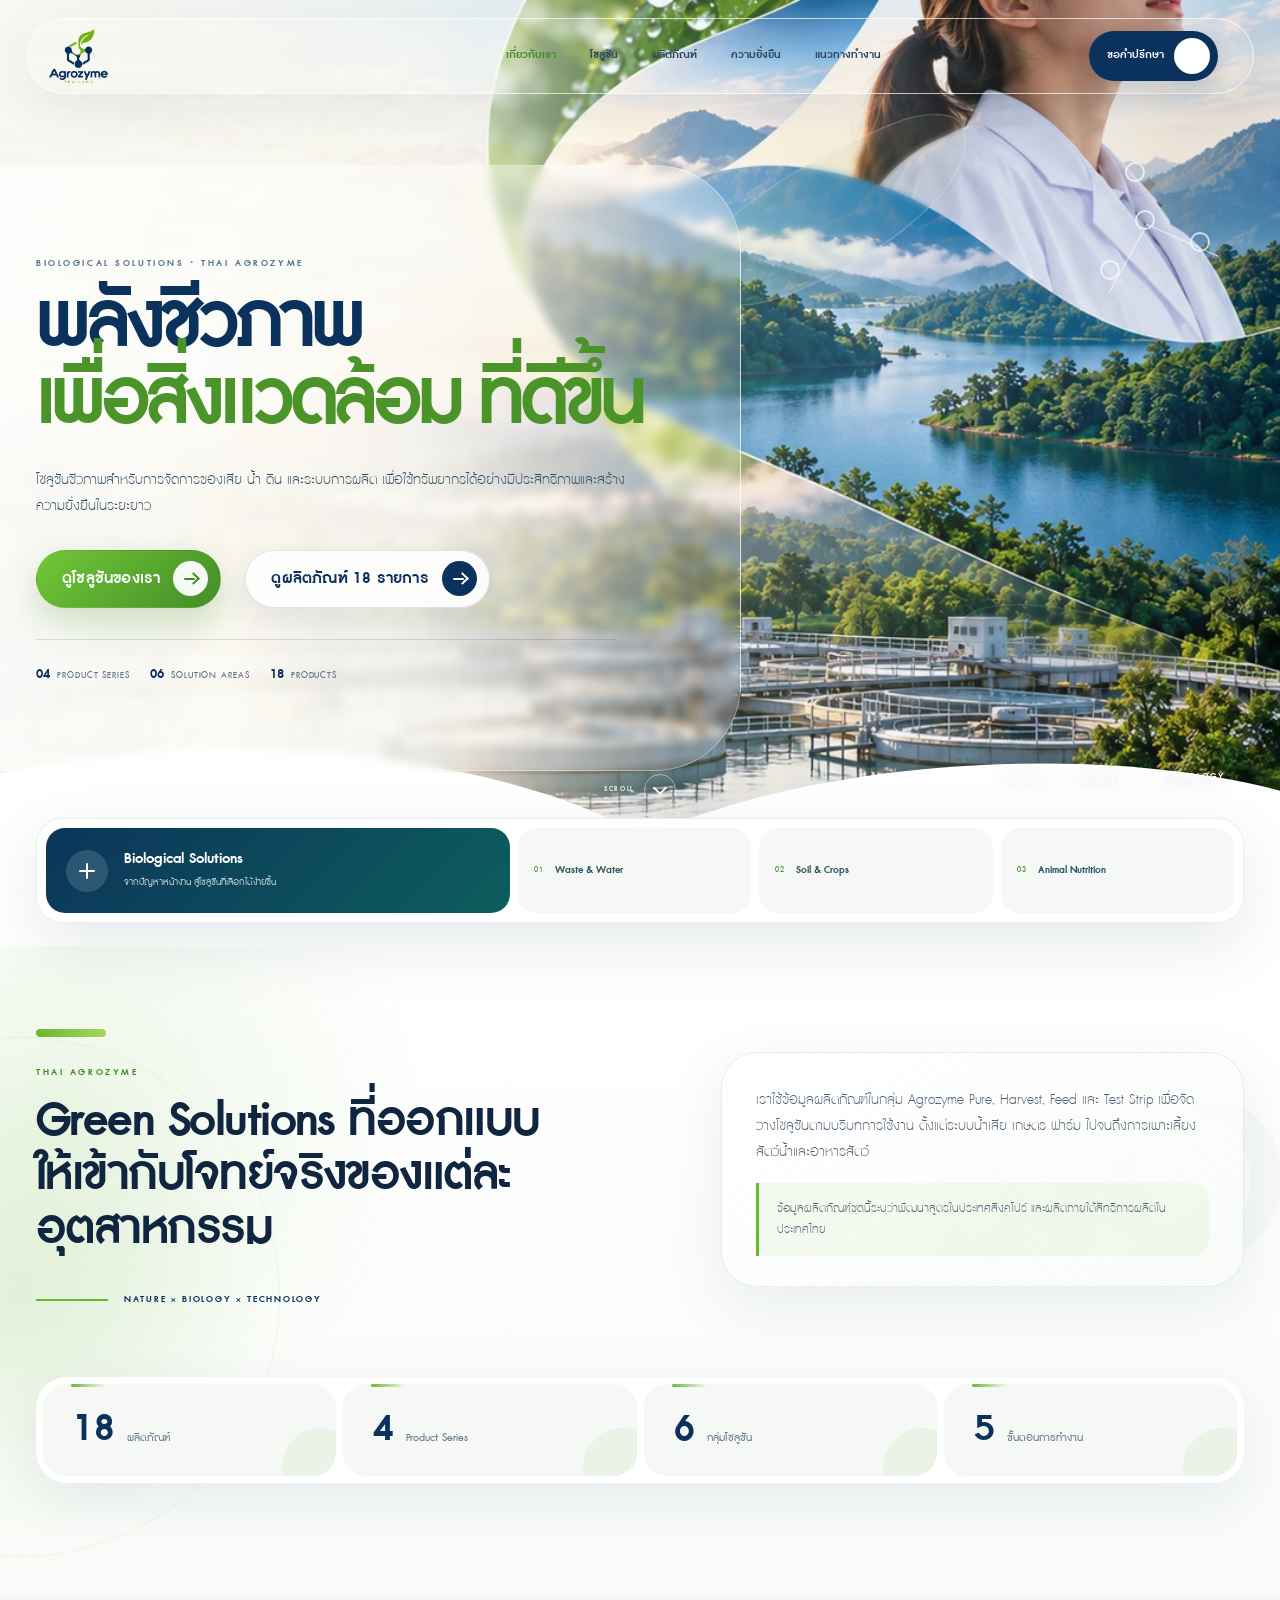
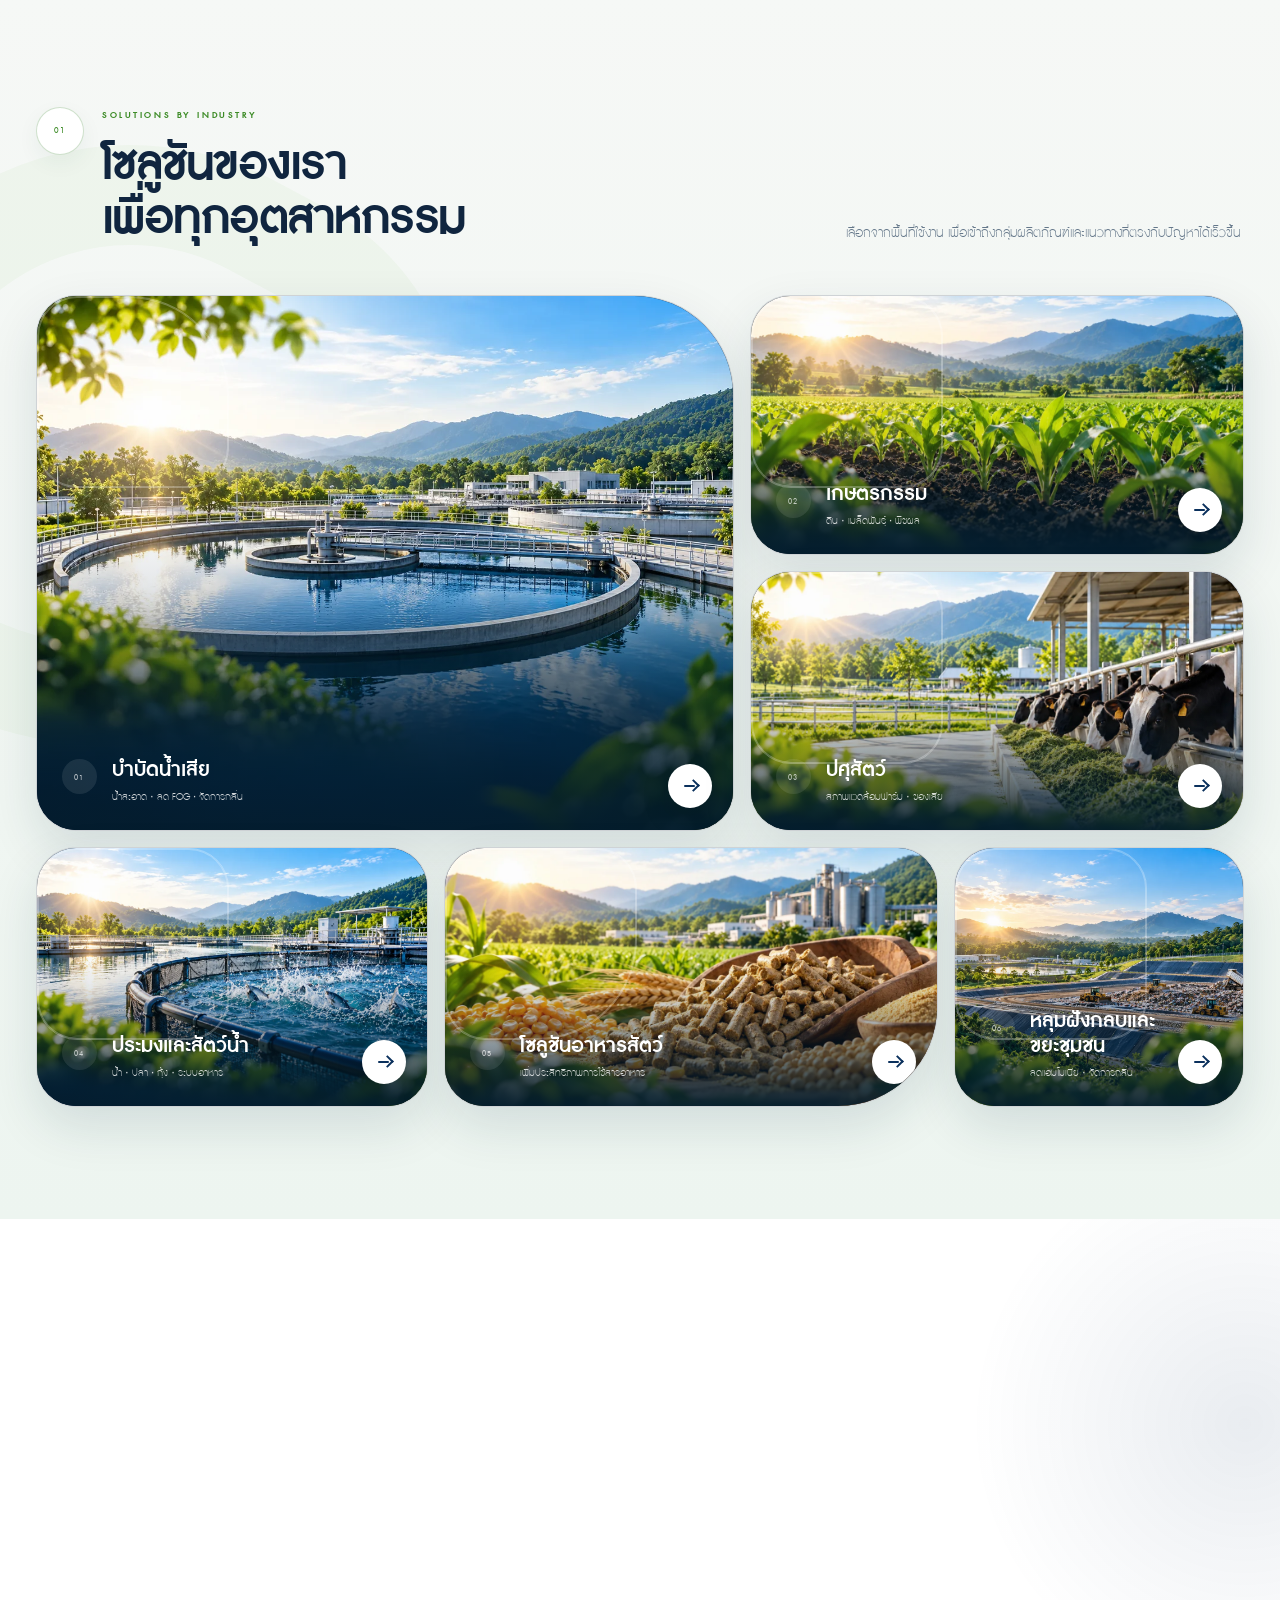
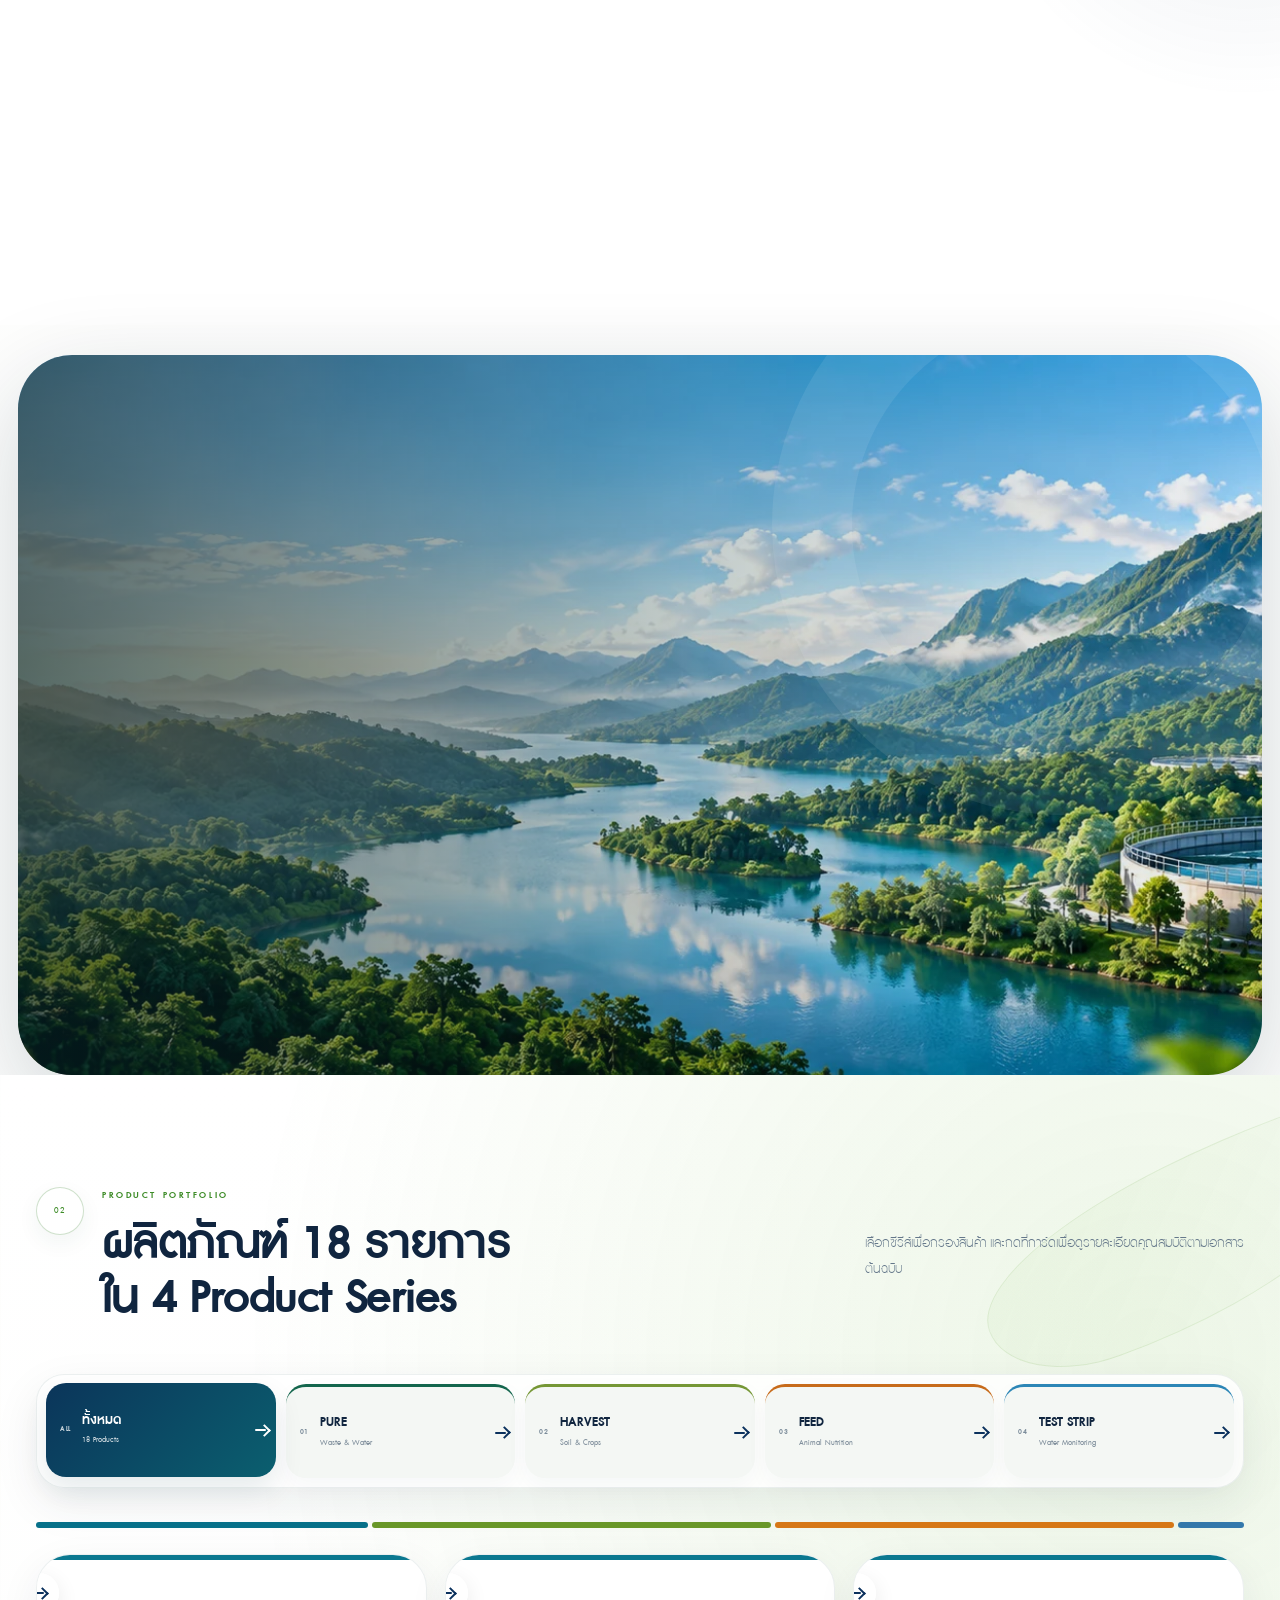
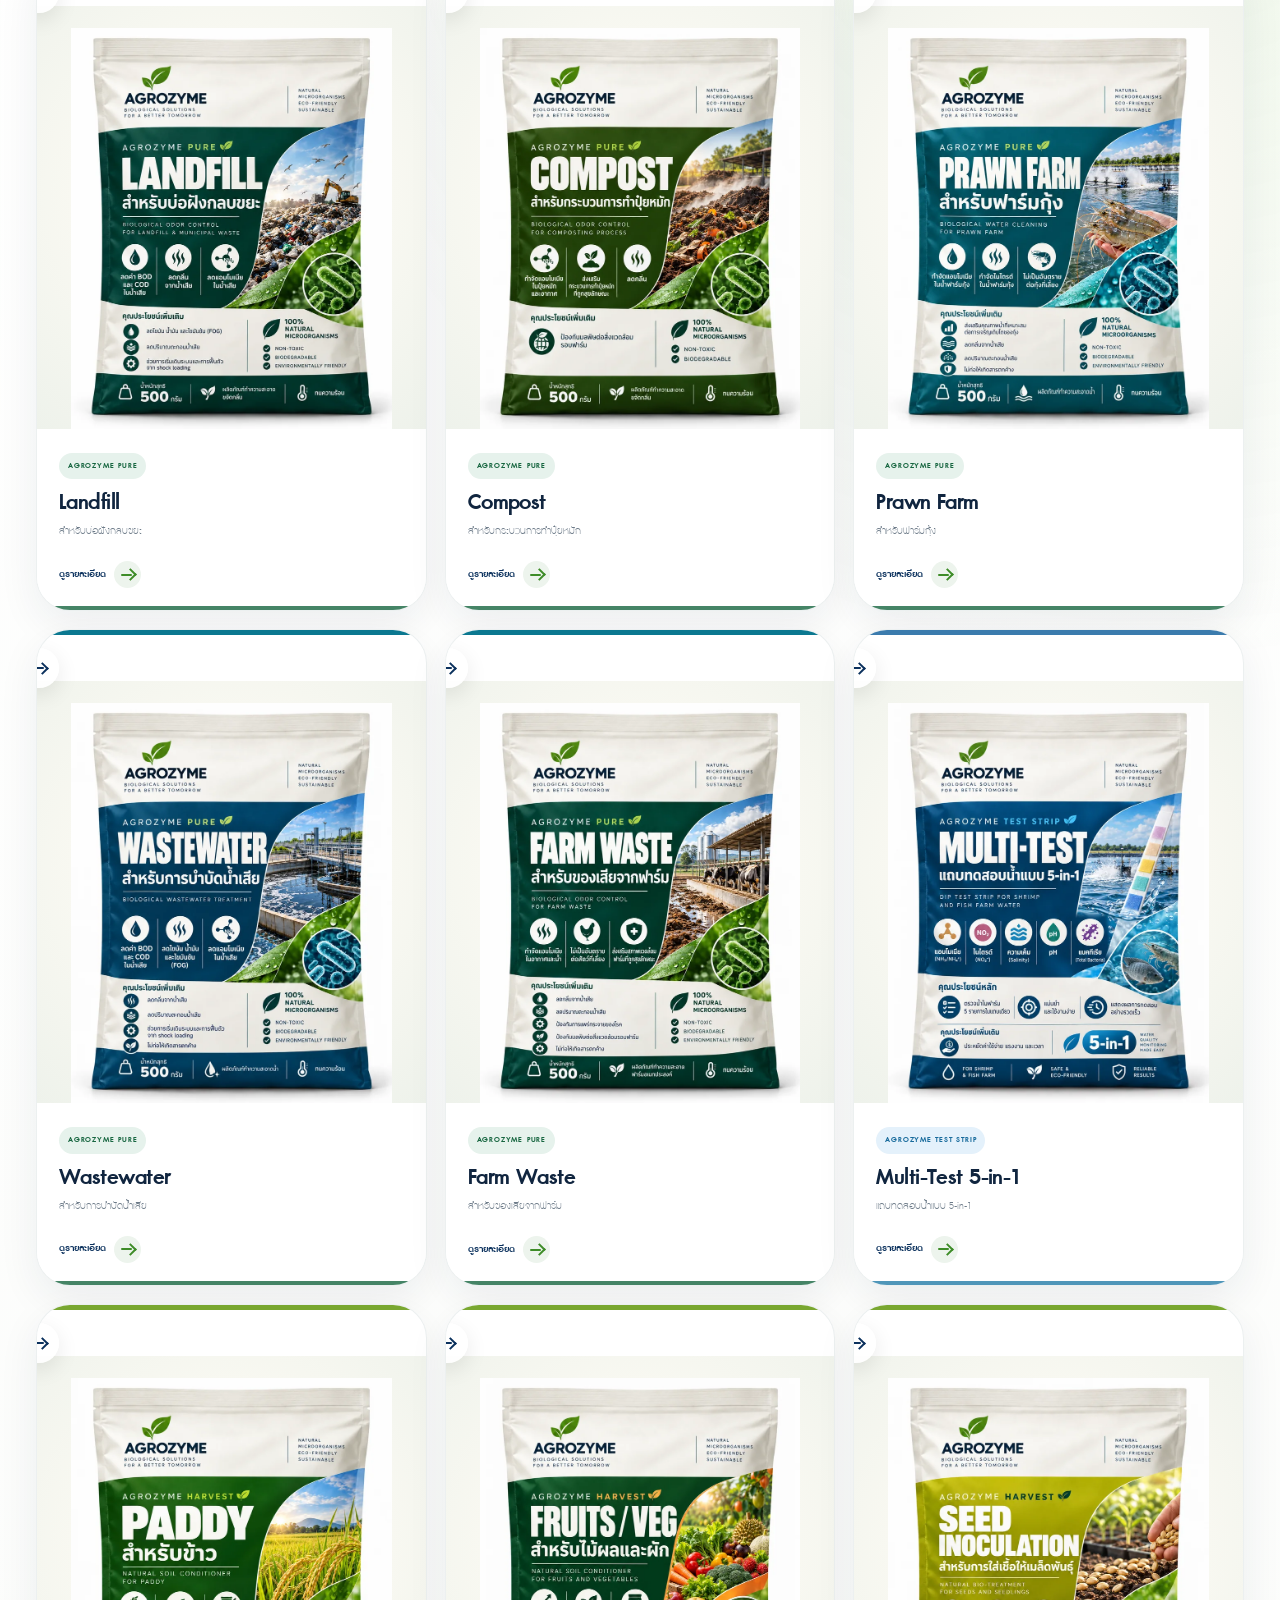
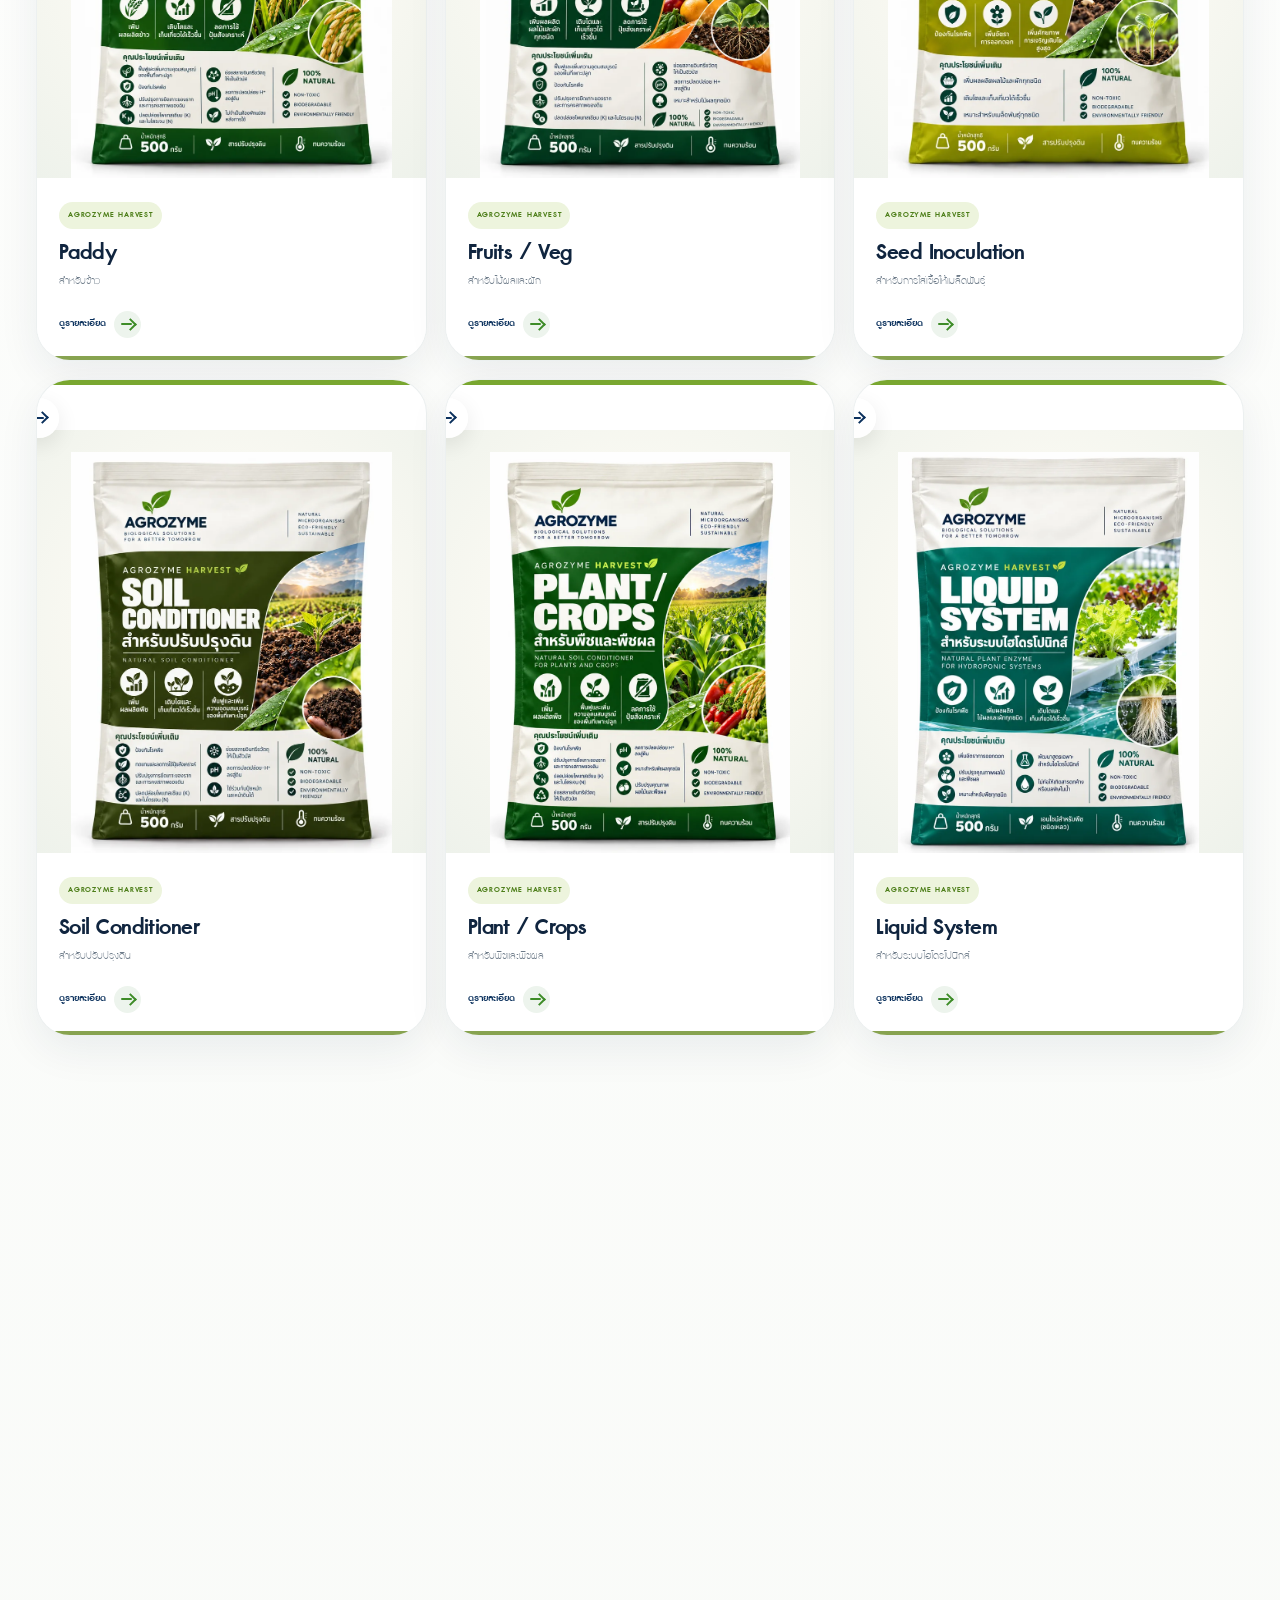
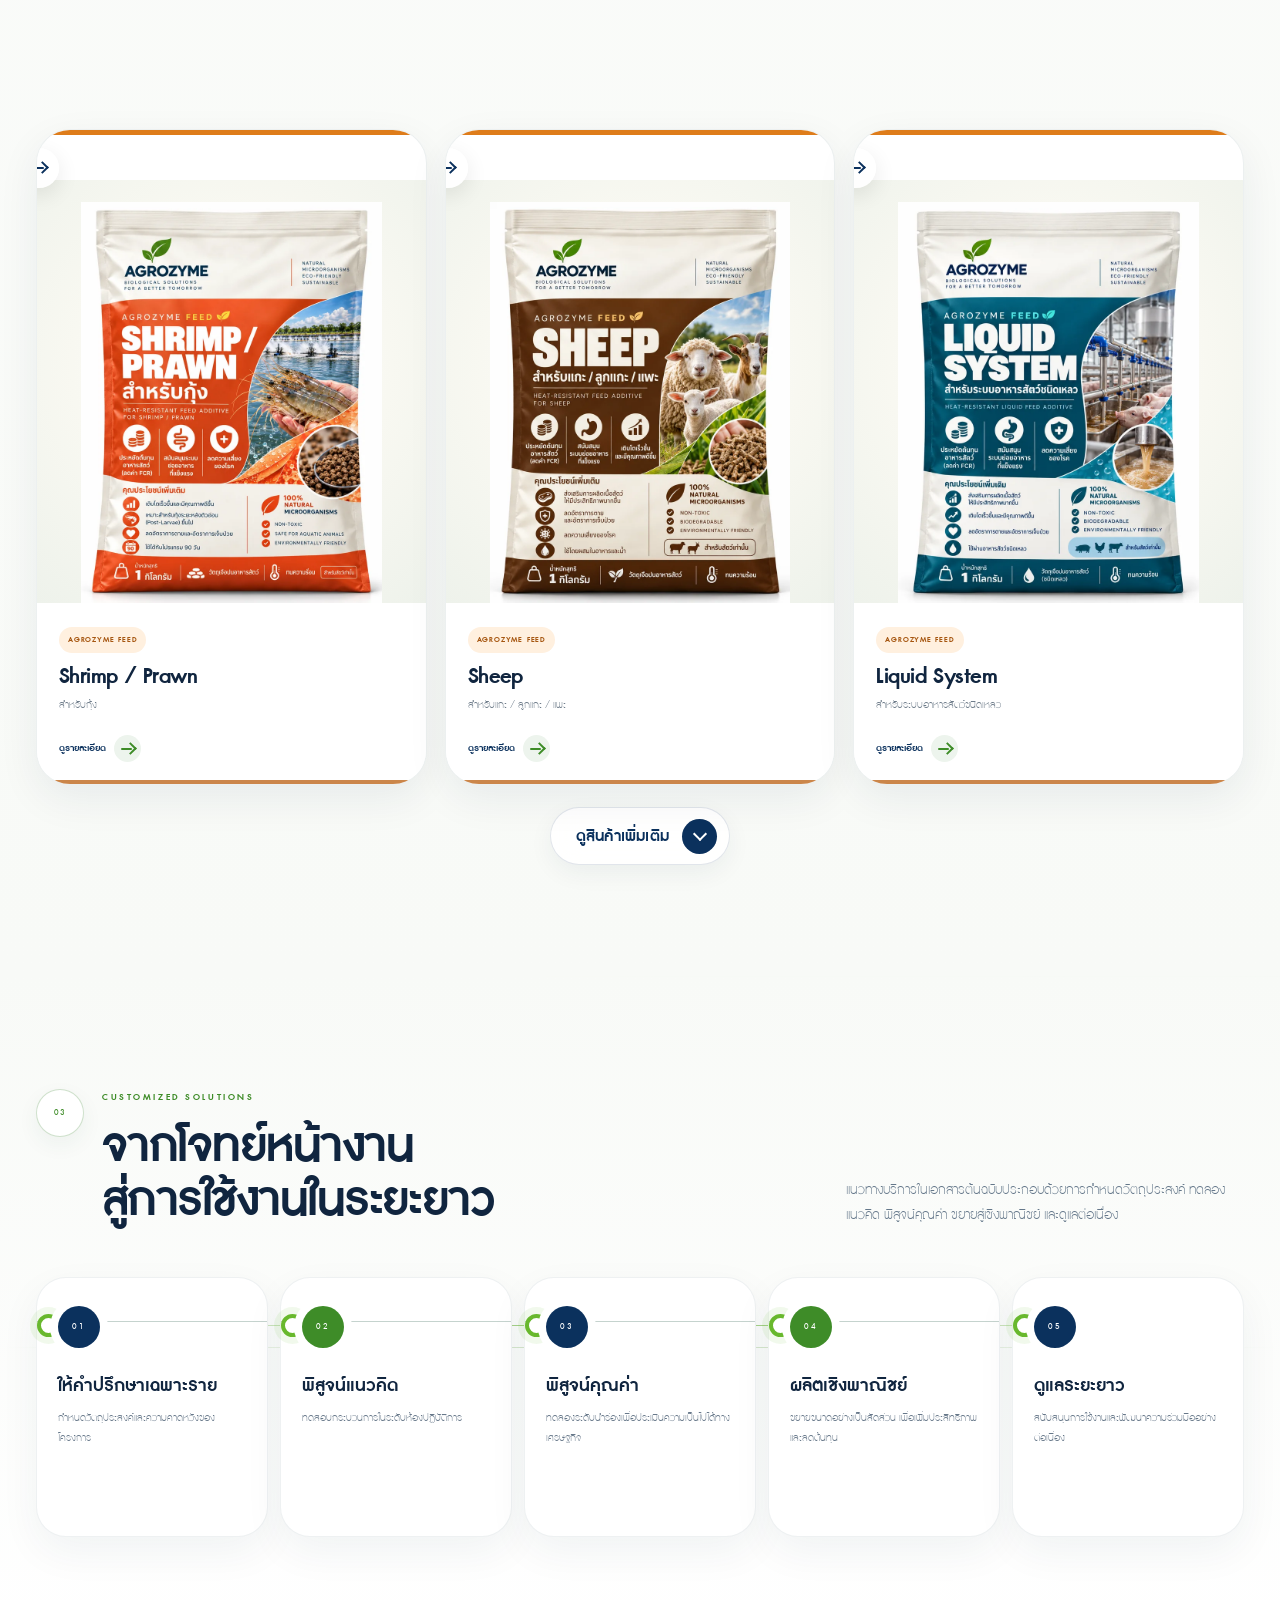
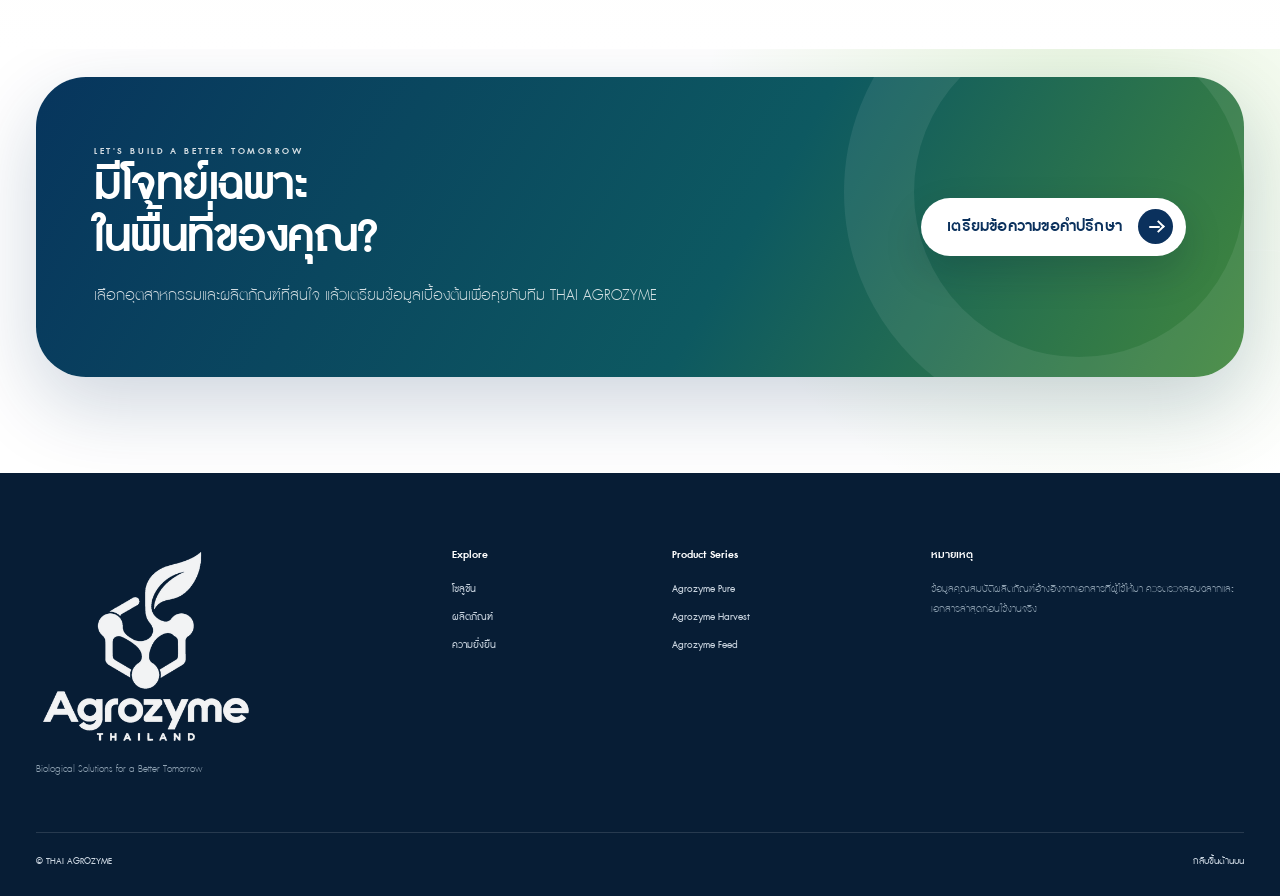
<file: index.html>
<!doctype html>
<!-- DRAFT3 2026-10-07 — NEW REPOSITORY READY -->
<html lang="th">
<head>
  <meta charset="utf-8" />
  <meta name="viewport" content="width=device-width, initial-scale=1, viewport-fit=cover" />
  <meta name="theme-color" content="#0b315d" />
  <meta name="description" content="THAI AGROZYME — Biological solutions for wastewater, agriculture, livestock, aquaculture and sustainable resource management." />
  <title>THAI AGROZYME | Biological Solutions for a Better Tomorrow</title>
  <link rel="icon" href="assets/images/brand/logo-agrozyme-thailand.png" />
  <link rel="preload" as="image" href="assets/images/hero/hero-desktop.webp" media="(min-width: 821px)" />
  <link rel="preload" as="image" href="assets/images/hero/hero-mobile.webp" media="(max-width: 820px)" />
  <link rel="stylesheet" href="assets/css/styles-draft5.css?v=20261007-1700" />
</head>
<body>
  <header class="site-header" id="top">
    <div class="page-progress" aria-hidden="true"><span></span></div>
    <div class="header-shell">
      <a class="brand" href="#top" aria-label="THAI AGROZYME หน้าแรก">
        <img src="assets/images/brand/logo-agrozyme-thailand.png" alt="Agrozyme Thailand" />
      </a>
      <nav class="desktop-nav" aria-label="เมนูหลัก">
        <a href="#about">เกี่ยวกับเรา</a>
        <a href="#solutions">โซลูชัน</a>
        <a href="#products">ผลิตภัณฑ์</a>
        <a href="#sustainability">ความยั่งยืน</a>
        <a href="#process">แนวทางทำงาน</a>
      </nav>
      <a class="header-cta" href="#contact"><span>ขอคำปรึกษา</span><b class="ui-arrow" aria-hidden="true"></b></a>
      <button class="menu-toggle" aria-expanded="false" aria-controls="mobileMenu" aria-label="เปิดเมนู">
        <span></span><span></span>
      </button>
    </div>
  </header>

  <div class="mobile-menu" id="mobileMenu" hidden>
    <div class="mobile-menu-orb one"></div><div class="mobile-menu-orb two"></div>
    <nav aria-label="เมนูมือถือ">
      <a href="#about"><span>01</span>เกี่ยวกับเรา</a>
      <a href="#solutions"><span>02</span>โซลูชัน</a>
      <a href="#products"><span>03</span>ผลิตภัณฑ์</a>
      <a href="#sustainability"><span>04</span>ความยั่งยืน</a>
      <a href="#process"><span>05</span>แนวทางทำงาน</a>
    </nav>
    <div class="mobile-menu-foot">
      <p>BIOLOGICAL SOLUTIONS<br>FOR A BETTER TOMORROW</p>
      <a class="btn btn-primary" href="#contact">ขอคำปรึกษา</a>
    </div>
  </div>

  <main>
    <section class="hero" aria-labelledby="heroTitle">
      <picture class="hero-media">
        <source media="(max-width: 820px)" srcset="assets/images/hero/hero-mobile.webp" />
        <img src="assets/images/hero/hero-desktop.webp" alt="ภูมิทัศน์ธรรมชาติและระบบบำบัดน้ำที่สื่อถึงนวัตกรรมชีวภาพเพื่อสิ่งแวดล้อม" />
      </picture>
      <div class="hero-shade"></div>
      <div class="hero-organic leaf-a" aria-hidden="true"></div>
      <div class="hero-organic leaf-b" aria-hidden="true"></div>
      <div class="hero-molecule" aria-hidden="true"><i></i><i></i><i></i><i></i></div>
      <div class="container hero-content">
        <div class="hero-copy-card">
          <p class="eyebrow">BIOLOGICAL SOLUTIONS · THAI AGROZYME</p>
          <h1 id="heroTitle">พลังชีวภาพ<br><span>เพื่อสิ่งแวดล้อม</span><span class="hero-last">ที่ดีขึ้น</span></h1>
          <p class="hero-copy">โซลูชันชีวภาพสำหรับการจัดการของเสีย น้ำ ดิน และระบบการผลิต เพื่อใช้ทรัพยากรได้อย่างมีประสิทธิภาพและสร้างความยั่งยืนในระยะยาว</p>
          <div class="hero-actions">
            <a class="btn btn-primary" href="#solutions"><span>ดูโซลูชันของเรา</span><b class="btn-icon ui-arrow" aria-hidden="true"></b></a>
            <a class="btn btn-soft" href="#products"><span>ดูผลิตภัณฑ์ 18 รายการ</span><b class="btn-icon ui-arrow" aria-hidden="true"></b></a>
          </div>
          <div class="hero-mini-points" aria-label="จุดเด่นของเว็บไซต์">
            <span><b>04</b> Product Series</span>
            <span><b>06</b> Solution Areas</span>
            <span><b>18</b> Products</span>
          </div>
        </div>
      </div>
      <div class="hero-note" aria-hidden="true"><b>NATURE</b><span>×</span><b>BIOLOGY</b><span>×</span><b>TECHNOLOGY</b></div>
      <a class="scroll-cue" href="#about" aria-label="เลื่อนดูเนื้อหา"><span>SCROLL</span><b class="ui-chevron-down" aria-hidden="true"></b></a>
    </section>

    <section class="hero-bridge" aria-label="ภาพรวมแนวทาง THAI AGROZYME">
      <div class="container hero-bridge-shell">
        <div class="bridge-lead"><span class="bridge-mark"><i class="spark-icon" aria-hidden="true"></i></span><div><b>Biological Solutions</b><small>จากปัญหาหน้างาน สู่โซลูชันที่เลือกได้ง่ายขึ้น</small></div></div>
        <div class="bridge-item"><i>01</i><span>Waste &amp; Water</span></div>
        <div class="bridge-item"><i>02</i><span>Soil &amp; Crops</span></div>
        <div class="bridge-item"><i>03</i><span>Animal Nutrition</span></div>
      </div>
    </section>

    <section class="intro section organic-section" id="about">
      <div class="section-orb orb-left" aria-hidden="true"></div>
      <div class="container intro-grid">
        <div class="intro-title-block">
          <p class="eyebrow dark">THAI AGROZYME</p>
          <h2>Green Solutions ที่ออกแบบ<br>ให้เข้ากับโจทย์จริงของแต่ละอุตสาหกรรม</h2>
          <div class="brand-line"><span></span><p>Nature × Biology × Technology</p></div>
        </div>
        <div class="intro-copy glass-panel">
          <p>เราใช้ข้อมูลผลิตภัณฑ์ในกลุ่ม Agrozyme Pure, Harvest, Feed และ Test Strip เพื่อจัดวางโซลูชันตามบริบทการใช้งาน ตั้งแต่ระบบน้ำเสีย เกษตร ฟาร์ม ไปจนถึงการเพาะเลี้ยงสัตว์น้ำและอาหารสัตว์</p>
          <p class="source-note">ข้อมูลผลิตภัณฑ์ชุดนี้ระบุว่าพัฒนาสูตรในประเทศสิงคโปร์ และผลิตภายใต้สิทธิการผลิตในประเทศไทย</p>
        </div>
      </div>
      <div class="container fact-strip" aria-label="ภาพรวมผลิตภัณฑ์">
        <div><strong>18</strong><span>ผลิตภัณฑ์</span></div>
        <div><strong>4</strong><span>Product Series</span></div>
        <div><strong>6</strong><span>กลุ่มโซลูชัน</span></div>
        <div><strong>5</strong><span>ขั้นตอนการทำงาน</span></div>
      </div>
    </section>

    <section class="solutions section" id="solutions">
      <div class="container section-head split-head">
        <div class="section-title-wrap"><span class="section-kicker">01</span><div><p class="eyebrow dark">SOLUTIONS BY INDUSTRY</p><h2>โซลูชันของเรา<br>เพื่อทุกอุตสาหกรรม</h2></div></div>
        <div class="section-copy"><p>เลือกจากพื้นที่ใช้งาน เพื่อเข้าถึงกลุ่มผลิตภัณฑ์และแนวทางที่ตรงกับปัญหาได้เร็วขึ้น</p><span class="swipe-hint">เลือกหมวดที่ต้องการ</span></div>
      </div>
      <div class="container solution-grid" aria-label="โซลูชันตามอุตสาหกรรม">
        <article class="solution-card large" data-filter="pure">
          <img src="assets/images/solutions/wastewater.webp" alt="ระบบบำบัดน้ำเสีย" loading="lazy" />
          <div class="solution-overlay"><span class="solution-index">01</span><div><h3>บำบัดน้ำเสีย</h3><p>น้ำสะอาด · ลด FOG · จัดการกลิ่น</p></div><button aria-label="ดูผลิตภัณฑ์สำหรับบำบัดน้ำเสีย"><span class="ui-arrow" aria-hidden="true"></span></button></div>
        </article>
        <article class="solution-card" data-filter="harvest">
          <img src="assets/images/solutions/agriculture.webp" alt="พื้นที่เกษตรกรรม" loading="lazy" />
          <div class="solution-overlay"><span class="solution-index">02</span><div><h3>เกษตรกรรม</h3><p>ดิน · เมล็ดพันธุ์ · พืชผล</p></div><button aria-label="ดูผลิตภัณฑ์สำหรับเกษตรกรรม"><span class="ui-arrow" aria-hidden="true"></span></button></div>
        </article>
        <article class="solution-card" data-filter="pure">
          <img src="assets/images/solutions/livestock.webp" alt="ฟาร์มปศุสัตว์" loading="lazy" />
          <div class="solution-overlay"><span class="solution-index">03</span><div><h3>ปศุสัตว์</h3><p>สภาพแวดล้อมฟาร์ม · ของเสีย</p></div><button aria-label="ดูผลิตภัณฑ์สำหรับปศุสัตว์"><span class="ui-arrow" aria-hidden="true"></span></button></div>
        </article>
        <article class="solution-card" data-filter="feed">
          <img src="assets/images/solutions/aquaculture.webp" alt="ฟาร์มประมงและเพาะเลี้ยงสัตว์น้ำ" loading="lazy" />
          <div class="solution-overlay"><span class="solution-index">04</span><div><h3>ประมงและสัตว์น้ำ</h3><p>น้ำ · ปลา · กุ้ง · ระบบอาหาร</p></div><button aria-label="ดูผลิตภัณฑ์สำหรับสัตว์น้ำ"><span class="ui-arrow" aria-hidden="true"></span></button></div>
        </article>
        <article class="solution-card wide" data-filter="feed">
          <img src="assets/images/solutions/feed.webp" alt="วัตถุดิบและอาหารสัตว์" loading="lazy" />
          <div class="solution-overlay"><span class="solution-index">05</span><div><h3>โซลูชันอาหารสัตว์</h3><p>เพิ่มประสิทธิภาพการใช้สารอาหาร</p></div><button aria-label="ดูผลิตภัณฑ์อาหารสัตว์"><span class="ui-arrow" aria-hidden="true"></span></button></div>
        </article>
        <article class="solution-card" data-filter="pure">
          <img src="assets/images/solutions/landfill.webp" alt="ศูนย์จัดการบ่อฝังกลบขยะ" loading="lazy" />
          <div class="solution-overlay"><span class="solution-index">06</span><div><h3>หลุมฝังกลบและขยะชุมชน</h3><p>ลดแอมโมเนีย · จัดการกลิ่น</p></div><button aria-label="ดูผลิตภัณฑ์สำหรับบ่อฝังกลบ"><span class="ui-arrow" aria-hidden="true"></span></button></div>
        </article>
      </div>
    </section>

    <section class="problem-finder section organic-section" aria-labelledby="problemTitle">
      <div class="section-orb orb-right" aria-hidden="true"></div>
      <div class="container problem-shell">
        <div class="problem-intro">
          <p class="eyebrow dark">START FROM YOUR PROBLEM</p>
          <h2 id="problemTitle">คุณกำลังต้องการ<br>แก้ปัญหาอะไร?</h2>
          <p>เริ่มจากปัญหาหน้างาน แล้วระบบจะพาไปยังกลุ่มผลิตภัณฑ์ที่เกี่ยวข้องได้เร็วขึ้น</p>
        </div>
        <div class="problem-chips" role="group" aria-label="เลือกปัญหาที่ต้องการแก้">
          <button data-problem-series="pure"><i>01</i><span>กลิ่นและแอมโมเนีย</span><b class="ui-arrow" aria-hidden="true"></b></button>
          <button data-problem-series="pure"><i>02</i><span>น้ำเสียและตะกอน</span><b class="ui-arrow" aria-hidden="true"></b></button>
          <button data-problem-series="harvest"><i>03</i><span>คุณภาพดินและผลผลิต</span><b class="ui-arrow" aria-hidden="true"></b></button>
          <button data-problem-series="pure"><i>04</i><span>ของเสียจากฟาร์ม</span><b class="ui-arrow" aria-hidden="true"></b></button>
          <button data-problem-series="feed"><i>05</i><span>ปลา / กุ้ง / อาหารสัตว์</span><b class="ui-arrow" aria-hidden="true"></b></button>
          <button data-problem-series="test"><i>06</i><span>ตรวจคุณภาพน้ำฟาร์ม</span><b class="ui-arrow" aria-hidden="true"></b></button>
        </div>
      </div>
    </section>

    <section class="sustainability" id="sustainability">
      <img src="assets/images/sustainability/zero-waste.webp" alt="ภูเขา ป่าไม้ แหล่งน้ำ และระบบบำบัดที่อยู่ร่วมกันอย่างยั่งยืน" loading="lazy" />
      <div class="sustainability-overlay"></div>
      <div class="container sustainability-layout">
        <div class="sustainability-content glass-dark">
          <p class="eyebrow">SUSTAINABILITY IN ACTION</p>
          <h2>เปลี่ยนของเสีย<br>ให้เป็นโอกาส เพื่อโลกที่ยั่งยืน</h2>
          <p>แนวคิด Zero Waste มุ่งใช้ทรัพยากรธรรมชาติที่มีจำกัดให้คุ้มค่า ลดของเสีย และแปรสภาพของเสียเมื่อทำได้ — ไม่ใช่เพียงการบำบัดที่ปลายทาง</p>
          <a class="btn btn-outline-light" href="#process">ดูแนวทางของเรา</a>
        </div>
        <div class="zero-orbit" aria-hidden="true">
          <div class="zero-core"><span>ZERO</span><strong>WASTE</strong></div>
          <div class="orbit-item oi-1"><b>01</b><span>ลดผลกระทบ<br>สิ่งแวดล้อม</span></div>
          <div class="orbit-item oi-2"><b>02</b><span>ใช้ทรัพยากร<br>อย่างคุ้มค่า</span></div>
          <div class="orbit-item oi-3"><b>03</b><span>ยกระดับ<br>คุณภาพชีวิต</span></div>
        </div>
      </div>
    </section>

    <section class="products section" id="products">
      <div class="product-leaf" aria-hidden="true"></div>
      <div class="container section-head product-head">
        <div class="section-title-wrap"><span class="section-kicker">02</span><div><p class="eyebrow dark">PRODUCT PORTFOLIO</p><h2>ผลิตภัณฑ์ 18 รายการ<br>ใน 4 Product Series</h2></div></div>
        <p>เลือกซีรีส์เพื่อกรองสินค้า และกดที่การ์ดเพื่อดูรายละเอียดคุณสมบัติตามเอกสารต้นฉบับ</p>
      </div>
      <div class="container family-nav" role="group" aria-label="กรองผลิตภัณฑ์">
        <button class="filter-btn active all" data-series="all"><i>ALL</i><span><b>ทั้งหมด</b><small>18 Products</small></span><em class="ui-arrow" aria-hidden="true"></em></button>
        <button class="filter-btn pure" data-series="pure"><i>01</i><span><b>PURE</b><small>Waste & Water</small></span><em class="ui-arrow" aria-hidden="true"></em></button>
        <button class="filter-btn harvest" data-series="harvest"><i>02</i><span><b>HARVEST</b><small>Soil & Crops</small></span><em class="ui-arrow" aria-hidden="true"></em></button>
        <button class="filter-btn feed" data-series="feed"><i>03</i><span><b>FEED</b><small>Animal Nutrition</small></span><em class="ui-arrow" aria-hidden="true"></em></button>
        <button class="filter-btn test" data-series="test"><i>04</i><span><b>TEST STRIP</b><small>Water Monitoring</small></span><em class="ui-arrow" aria-hidden="true"></em></button>
      </div>
      <div class="container series-legend" aria-hidden="true">
        <span class="sl-pure">PURE</span><span class="sl-harvest">HARVEST</span><span class="sl-feed">FEED</span><span class="sl-test">TEST</span>
      </div>
      <div class="container product-grid" id="productGrid"></div>
      <div class="container product-more-wrap"><button class="btn btn-soft product-more" id="productMore" type="button" hidden><span>ดูสินค้าเพิ่มเติม</span><b class="btn-icon ui-chevron-down" aria-hidden="true"></b></button></div>
    </section>

    <section class="process section organic-section" id="process">
      <div class="container section-head split-head">
        <div class="section-title-wrap"><span class="section-kicker">03</span><div><p class="eyebrow dark">CUSTOMIZED SOLUTIONS</p><h2>จากโจทย์หน้างาน<br>สู่การใช้งานในระยะยาว</h2></div></div>
        <p>แนวทางบริการในเอกสารต้นฉบับประกอบด้วยการกำหนดวัตถุประสงค์ ทดลองแนวคิด พิสูจน์คุณค่า ขยายสู่เชิงพาณิชย์ และดูแลต่อเนื่อง</p>
      </div>
      <div class="container process-grid">
        <article><span>01</span><div><h3>ให้คำปรึกษาเฉพาะราย</h3><p>กำหนดวัตถุประสงค์และความคาดหวังของโครงการ</p></div></article>
        <article><span>02</span><div><h3>พิสูจน์แนวคิด</h3><p>ทดสอบกระบวนการในระดับห้องปฏิบัติการ</p></div></article>
        <article><span>03</span><div><h3>พิสูจน์คุณค่า</h3><p>ทดลองระดับนำร่องเพื่อประเมินความเป็นไปได้ทางเศรษฐกิจ</p></div></article>
        <article><span>04</span><div><h3>ผลิตเชิงพาณิชย์</h3><p>ขยายขนาดอย่างเป็นสัดส่วน เพื่อเพิ่มประสิทธิภาพและลดต้นทุน</p></div></article>
        <article><span>05</span><div><h3>ดูแลระยะยาว</h3><p>สนับสนุนการใช้งานและพัฒนาความร่วมมืออย่างต่อเนื่อง</p></div></article>
      </div>
    </section>

    <section class="contact" id="contact">
      <div class="contact-leaf" aria-hidden="true"></div>
      <div class="container contact-card">
        <div>
          <p class="eyebrow">LET'S BUILD A BETTER TOMORROW</p>
          <h2>มีโจทย์เฉพาะ<br>ในพื้นที่ของคุณ?</h2>
          <p>เลือกอุตสาหกรรมและผลิตภัณฑ์ที่สนใจ แล้วเตรียมข้อมูลเบื้องต้นเพื่อคุยกับทีม THAI AGROZYME</p>
        </div>
        <button class="btn btn-light" id="openConsultation" data-open-consult><span>เตรียมข้อความขอคำปรึกษา</span><b class="btn-icon ui-arrow" aria-hidden="true"></b></button>
      </div>
    </section>
  </main>

  <footer class="site-footer">
    <div class="container footer-grid">
      <div class="footer-brand"><img src="assets/images/brand/logo-agrozyme-thailand.png" alt="Agrozyme Thailand" /><p>Biological Solutions for a Better Tomorrow</p></div>
      <div><h3>Explore</h3><a href="#solutions">โซลูชัน</a><a href="#products">ผลิตภัณฑ์</a><a href="#sustainability">ความยั่งยืน</a></div>
      <div><h3>Product Series</h3><a href="#products" data-footer-filter="pure">Agrozyme Pure</a><a href="#products" data-footer-filter="harvest">Agrozyme Harvest</a><a href="#products" data-footer-filter="feed">Agrozyme Feed</a></div>
      <div><h3>หมายเหตุ</h3><p>ข้อมูลคุณสมบัติผลิตภัณฑ์อ้างอิงจากเอกสารที่ผู้ใช้ให้มา ควรตรวจสอบฉลากและเอกสารล่าสุดก่อนใช้งานจริง</p></div>
    </div>
    <div class="container footer-bottom"><span>© THAI AGROZYME</span><a href="#top">กลับขึ้นด้านบน</a></div>
  </footer>

  <nav class="mobile-dock" aria-label="ทางลัดบนมือถือ">
    <a href="#products"><span class="dock-icon catalog-icon" aria-hidden="true"></span><b>ผลิตภัณฑ์</b></a>
    <button type="button" data-open-consult><span class="dock-icon ui-arrow" aria-hidden="true"></span><b>ขอคำปรึกษา</b></button>
  </nav>

  <dialog class="product-modal" id="productModal">
    <div class="sheet-handle" aria-hidden="true"></div>
    <button class="modal-close" data-close-modal aria-label="ปิด">×</button>
    <div id="modalContent"></div>
  </dialog>

  <dialog class="consult-modal" id="consultModal">
    <div class="sheet-handle" aria-hidden="true"></div>
    <button class="modal-close" data-close-consult aria-label="ปิด">×</button>
    <div class="consult-inner">
      <p class="eyebrow dark">CONSULTATION BRIEF</p>
      <h2>เตรียมข้อมูลขอคำปรึกษา</h2>
      <p>กรอกข้อมูลสั้น ๆ ระบบจะสร้างข้อความให้คัดลอกไปส่งผ่านช่องทางติดต่อของบริษัท</p>
      <form id="consultForm">
        <label>ชื่อ / บริษัท<input name="name" placeholder="เช่น บริษัท ABC จำกัด" /></label>
        <label>พื้นที่ใช้งาน<select name="industry"><option>บำบัดน้ำเสีย</option><option>เกษตรกรรม</option><option>ปศุสัตว์</option><option>ประมงและสัตว์น้ำ</option><option>อาหารสัตว์</option><option>หลุมฝังกลบและขยะชุมชน</option></select></label>
        <label>ปัญหาหรือเป้าหมาย<textarea name="problem" rows="4" placeholder="อธิบายปัญหา กลิ่น น้ำเสีย คุณภาพดิน หรือเป้าหมายที่ต้องการ"></textarea></label>
        <button class="btn btn-primary" type="submit">สร้างและคัดลอกข้อความ</button>
        <p class="form-status" id="formStatus" aria-live="polite"></p>
      </form>
    </div>
  </dialog>

  <script src="assets/js/app-draft5.js?v=20261007-1700"></script>
</body>
</html>
</file>
<file: assets/css/styles-draft5.css>
@font-face{font-family:"DB Adman X";src:url("../fonts/DB Adman X UltraLi.woff2") format("woff2");font-style:normal;font-weight:200;font-display:swap}
@font-face{font-family:"DB Adman X";src:url("../fonts/DB Adman X Li.woff2") format("woff2");font-style:normal;font-weight:300;font-display:swap}
@font-face{font-family:"DB Adman X";src:url("../fonts/DB Adman X.woff2") format("woff2");font-style:normal;font-weight:400;font-display:swap}
@font-face{font-family:"DB Adman X";src:url("../fonts/DB Adman X Bd.woff2") format("woff2");font-style:normal;font-weight:700;font-display:swap}
@font-face{font-family:"DB Adman X";src:url("../fonts/DB Adman X UltraLiIt.woff2") format("woff2");font-style:italic;font-weight:200;font-display:swap}
@font-face{font-family:"DB Adman X";src:url("../fonts/DB Adman X LiIt.woff2") format("woff2");font-style:italic;font-weight:300;font-display:swap}
@font-face{font-family:"DB Adman X";src:url("../fonts/DB Adman X Italic.woff2") format("woff2");font-style:italic;font-weight:400;font-display:swap}
@font-face{font-family:"DB Adman X";src:url("../fonts/DB Adman X BdIt.woff2") format("woff2");font-style:italic;font-weight:700;font-display:swap}

:root{
  --navy:#0b315d;--navy-2:#071f3d;--navy-3:#123f72;
  --green:#68b82d;--green-2:#3e8c28;--green-3:#b7dc79;
  --teal:#0d716f;--cream:#f5f3ea;--sand:#ece9dc;--ink:#10253f;
  --muted:#64778a;--line:#dce4e7;--white:#fff;
  --shadow:0 22px 70px rgba(14,42,66,.14);--shadow-soft:0 12px 40px rgba(14,42,66,.09);
  --radius-lg:38px;--radius-md:28px;--radius-sm:18px;
}
*{box-sizing:border-box}
html{scroll-behavior:smooth;scroll-padding-top:100px}
body{margin:0;background:#fff;color:var(--ink);font-family:"DB Adman X",Tahoma,"Noto Sans Thai",Arial,sans-serif;font-size:20px;line-height:1.48;-webkit-font-smoothing:antialiased;text-rendering:optimizeLegibility;overflow-x:hidden}
body.modal-open,body.menu-open{overflow:hidden}
img{max-width:100%;display:block}
a{color:inherit;text-decoration:none}
button,input,select,textarea{font:inherit}
button{color:inherit}
.container{width:min(1320px,calc(100% - 72px));margin-inline:auto}
.section{padding:112px 0;position:relative}
.organic-section{overflow:hidden}
.eyebrow{margin:0 0 14px;font-size:.73rem;font-weight:700;letter-spacing:.22em;color:#fff;text-transform:uppercase}
.eyebrow.dark{color:var(--green-2)}
h1,h2,h3,p{margin-top:0}
h1,h2,h3{font-weight:700}
h2{font-size:clamp(3.1rem,4.8vw,5.6rem);line-height:.88;letter-spacing:-.025em;margin-bottom:0}
p{font-weight:300}
.section-copy p,.split-head>p,.product-head>p{margin:0;color:var(--muted);font-size:1.08rem}

/* buttons */
.btn{display:inline-flex;align-items:center;justify-content:space-between;gap:18px;min-height:58px;padding:0 12px 0 25px;border-radius:999px;border:1px solid transparent;font-weight:700;cursor:pointer;transition:transform .25s ease,box-shadow .25s ease,background .25s ease;white-space:nowrap}
.btn::after{content:"↗";display:grid;place-items:center;flex:0 0 38px;height:38px;border-radius:50%;background:rgba(255,255,255,.18);font-size:1rem;transition:transform .25s ease,background .25s ease}
.btn:hover{transform:translateY(-2px)}
.btn:hover::after{transform:translate(2px,-2px);background:rgba(255,255,255,.28)}
.btn-primary{background:linear-gradient(135deg,#71c737,#438d28);color:#fff;box-shadow:0 14px 34px rgba(76,145,38,.24)}
.btn-outline-light{color:#fff;border-color:rgba(255,255,255,.48);background:rgba(5,25,35,.13);backdrop-filter:blur(10px)}
.btn-light{background:#fff;color:var(--navy);box-shadow:0 16px 38px rgba(3,21,42,.18)}
.btn-light::after{background:#e9f3df;color:var(--green-2)}
.text-link{display:inline-flex;align-items:center;gap:12px;font-weight:700;color:var(--navy);padding:9px 0}
.text-link span{display:grid;place-items:center;width:34px;height:34px;border-radius:50%;border:1px solid rgba(11,49,93,.18);background:#fff;transition:.25s ease}
.text-link:hover span{transform:translate(2px,-2px);background:var(--navy);color:white}

/* header */
.site-header{position:fixed;z-index:80;top:0;left:0;right:0;padding:18px 26px;pointer-events:none;transition:.3s ease}
.header-shell{width:min(1390px,100%);margin:auto;min-height:72px;padding:8px 10px 8px 20px;border-radius:999px;display:grid;grid-template-columns:250px 1fr auto auto;align-items:center;gap:25px;pointer-events:auto;transition:.3s ease}
.site-header.scrolled .header-shell{background:rgba(255,255,255,.88);box-shadow:0 12px 42px rgba(10,36,62,.11);backdrop-filter:blur(20px);border:1px solid rgba(255,255,255,.66)}
.brand{display:flex;align-items:center;min-width:0}.brand img{width:210px;height:58px;object-fit:contain;object-position:left center}
.desktop-nav{display:flex;justify-content:center;align-items:center;gap:30px;font-size:.9rem;font-weight:700}
.desktop-nav a{position:relative;padding:8px 0}.desktop-nav a::after{content:"";position:absolute;left:50%;bottom:0;width:5px;height:5px;border-radius:50%;background:var(--green);transform:translateX(-50%) scale(0);transition:.25s ease}.desktop-nav a:hover::after{transform:translateX(-50%) scale(1)}
.header-cta{display:inline-flex;align-items:center;gap:12px;padding:7px 7px 7px 20px;border-radius:999px;background:var(--navy);color:#fff;font-weight:700;font-size:.9rem;box-shadow:0 10px 28px rgba(7,31,61,.17)}
.header-cta b{display:grid;place-items:center;width:36px;height:36px;border-radius:50%;background:var(--green);font-size:.95rem}
.menu-toggle{display:none;border:0;background:var(--navy);width:48px;height:48px;border-radius:50%;padding:0;box-shadow:0 10px 24px rgba(7,31,61,.18);position:relative;z-index:90}
.menu-toggle span{position:absolute;left:13px;width:22px;height:2px;background:white;border-radius:4px;transition:.3s ease}.menu-toggle span:first-child{top:19px}.menu-toggle span:last-child{top:27px}.menu-toggle[aria-expanded="true"] span:first-child{transform:translateY(4px) rotate(45deg)}.menu-toggle[aria-expanded="true"] span:last-child{transform:translateY(-4px) rotate(-45deg)}
.mobile-menu{position:fixed;z-index:70;inset:0;background:linear-gradient(145deg,#f9fbf7 0%,#eff6ed 57%,#e6f0f6 100%);padding:120px 26px 34px;display:grid;grid-template-rows:1fr auto;overflow:hidden}
.mobile-menu[hidden]{display:none}.mobile-menu nav{display:grid;align-content:start}.mobile-menu nav a{display:grid;grid-template-columns:42px 1fr;align-items:center;padding:16px 0;border-bottom:1px solid rgba(11,49,93,.12);font-size:2.15rem;font-weight:700;line-height:1}.mobile-menu nav a span{font-size:.62rem;color:var(--green-2);letter-spacing:.14em}.mobile-menu-foot{display:flex;align-items:end;justify-content:space-between;gap:20px;position:relative;z-index:2}.mobile-menu-foot p{margin:0;font-size:.63rem;letter-spacing:.16em;color:var(--navy);font-weight:700}.mobile-menu-orb{position:absolute;border-radius:58% 42% 65% 35%/41% 58% 42% 59%;border:1px solid rgba(88,166,45,.18)}.mobile-menu-orb.one{width:420px;height:420px;right:-180px;top:30px;background:radial-gradient(circle at 35% 35%,rgba(107,190,51,.18),rgba(107,190,51,0) 65%)}.mobile-menu-orb.two{width:260px;height:260px;left:-120px;bottom:30px;background:radial-gradient(circle at 65% 40%,rgba(11,49,93,.13),rgba(11,49,93,0) 65%)}

/* hero */
.hero{position:relative;min-height:860px;height:min(92vh,920px);display:flex;align-items:center;overflow:hidden;background:#dfe9ee}
.hero-media,.hero-media img{position:absolute;inset:0;width:100%;height:100%}.hero-media img{object-fit:cover;object-position:center}
.hero-shade{position:absolute;inset:0;background:linear-gradient(90deg,rgba(255,255,255,.98) 0%,rgba(255,255,255,.91) 27%,rgba(255,255,255,.55) 41%,rgba(255,255,255,.07) 64%,rgba(4,31,57,.03) 100%)}
.hero-content{position:relative;z-index:3;padding-top:70px}.hero-copy-card{max-width:750px;position:relative}.hero-content .eyebrow{color:var(--navy);opacity:.68}.hero h1{font-size:clamp(5rem,7.3vw,8.6rem);line-height:.79;letter-spacing:-.045em;color:var(--navy);margin:0 0 30px}.hero h1 span{color:#4b942a}.hero-copy{max-width:650px;font-size:1.2rem;line-height:1.34;color:#29455f;margin-bottom:30px}.hero-actions{display:flex;align-items:center;gap:24px}
.hero-note{position:absolute;z-index:3;right:4.3vw;bottom:38px;color:#fff;font-size:.66rem;letter-spacing:.2em;display:flex;gap:12px;align-items:center;text-shadow:0 2px 18px rgba(0,0,0,.38)}
.scroll-cue{position:absolute;z-index:4;left:50%;bottom:22px;transform:translateX(-50%);display:flex;align-items:center;gap:10px;color:rgba(255,255,255,.9);font-size:.58rem;letter-spacing:.18em;font-weight:700;text-shadow:0 2px 15px rgba(0,0,0,.26)}.scroll-cue b{display:grid;place-items:center;width:32px;height:32px;border-radius:50%;border:1px solid rgba(255,255,255,.45)}
.hero-organic{position:absolute;z-index:2;pointer-events:none;border:1px solid rgba(255,255,255,.45);transform:rotate(-22deg);border-radius:80% 20% 72% 28%/65% 24% 76% 35%;backdrop-filter:blur(3px)}
.hero-organic.leaf-a{width:310px;height:120px;right:23%;top:18%;background:linear-gradient(135deg,rgba(99,183,47,.18),rgba(255,255,255,.06))}.hero-organic.leaf-b{width:220px;height:84px;right:8%;bottom:19%;background:linear-gradient(135deg,rgba(11,49,93,.16),rgba(255,255,255,.04));transform:rotate(18deg)}
.hero-molecule{position:absolute;right:5.5%;top:19%;z-index:2;width:125px;height:125px;opacity:.22}.hero-molecule::before,.hero-molecule::after{content:"";position:absolute;inset:50% auto auto 50%;width:78px;height:1px;background:#fff;transform-origin:left center}.hero-molecule::before{transform:rotate(24deg)}.hero-molecule::after{transform:rotate(119deg)}.hero-molecule i{position:absolute;width:20px;height:20px;border:2px solid white;border-radius:50%}.hero-molecule i:nth-child(1){left:50px;top:48px}.hero-molecule i:nth-child(2){right:0;top:70px}.hero-molecule i:nth-child(3){left:15px;bottom:7px}.hero-molecule i:nth-child(4){left:40px;top:0}

/* about */
.intro{background:linear-gradient(180deg,#fff 0%,#fbfcf9 52%,#f3f8f4 100%)}
.section-orb{position:absolute;border-radius:50%;pointer-events:none;filter:blur(.2px)}.orb-left{width:520px;height:520px;left:-240px;top:90px;background:radial-gradient(circle,rgba(100,183,48,.12),rgba(100,183,48,0) 66%);border:1px solid rgba(100,183,48,.08)}.orb-right{width:570px;height:570px;right:-250px;top:-80px;background:radial-gradient(circle,rgba(11,49,93,.09),rgba(11,49,93,0) 68%)}
.intro-grid{display:grid;grid-template-columns:1.06fr .94fr;gap:95px;align-items:center;position:relative;z-index:2}.intro-title-block h2{max-width:760px}.brand-line{display:flex;align-items:center;gap:16px;margin-top:34px}.brand-line span{width:72px;height:2px;background:var(--green)}.brand-line p{margin:0;color:var(--navy);font-size:.76rem;font-weight:700;letter-spacing:.14em;text-transform:uppercase}.glass-panel{border:1px solid rgba(255,255,255,.92);background:rgba(255,255,255,.68);backdrop-filter:blur(14px);box-shadow:var(--shadow-soft);border-radius:32px;padding:34px 34px 30px}.intro-copy{font-size:1.1rem;color:#4f6174}.intro-copy p:last-child{margin-bottom:0}.source-note{font-size:.91rem;padding:15px 18px;border-left:3px solid var(--green);background:rgba(102,183,48,.07);border-radius:0 16px 16px 0}
.fact-strip{margin-top:68px;display:grid;grid-template-columns:repeat(4,1fr);border:1px solid rgba(13,59,70,.12);border-radius:30px;overflow:hidden;background:rgba(255,255,255,.72);box-shadow:0 20px 60px rgba(21,63,76,.08);position:relative;z-index:2}.fact-strip div{padding:28px 30px;display:flex;align-items:flex-end;gap:12px;border-right:1px solid rgba(13,59,70,.1);position:relative}.fact-strip div::before{content:"";position:absolute;left:28px;top:0;width:35px;height:3px;background:linear-gradient(90deg,var(--green),rgba(104,184,45,0));border-radius:3px}.fact-strip div:last-child{border-right:0}.fact-strip strong{font-size:3.1rem;color:var(--navy);line-height:.75}.fact-strip span{font-size:.88rem;color:#687b8a}

/* solutions */
.solutions{background:linear-gradient(180deg,#f2f6f7 0%,#eef4f2 100%);overflow:hidden}.solutions::before{content:"";position:absolute;width:300px;height:600px;right:-110px;top:120px;border-radius:80% 20% 74% 26%/42% 63% 37% 58%;border:1px solid rgba(96,175,47,.13);transform:rotate(23deg)}
.section-head{margin-bottom:48px;position:relative;z-index:2}.split-head{display:grid;grid-template-columns:1fr .54fr;gap:72px;align-items:end}.section-copy{display:grid;gap:15px}.swipe-hint{display:none;font-size:.78rem;color:var(--green-2);font-weight:700;letter-spacing:.06em}
.solution-grid{display:grid;grid-template-columns:repeat(12,1fr);grid-auto-rows:260px;gap:16px;position:relative;z-index:2}.solution-card{position:relative;grid-column:span 4;border-radius:30px;overflow:hidden;box-shadow:0 16px 46px rgba(13,47,74,.13);cursor:pointer;background:#123;isolation:isolate;min-height:0}.solution-card.large{grid-column:span 7;grid-row:span 2}.solution-card:nth-child(2){grid-column:span 5}.solution-card:nth-child(3){grid-column:span 5}.solution-card:nth-child(4){grid-column:span 4}.solution-card.wide{grid-column:span 5}.solution-card:nth-child(6){grid-column:span 3}.solution-card img{width:100%;height:100%;object-fit:cover;transition:transform .55s ease,filter .55s ease}.solution-card::after{content:"";position:absolute;inset:20% 0 0;background:linear-gradient(180deg,transparent,rgba(4,28,50,.88));z-index:1}.solution-card::before{content:"";position:absolute;inset:auto -70px -105px auto;width:190px;height:190px;border-radius:50%;border:1px solid rgba(255,255,255,.28);z-index:2;transition:transform .4s ease}.solution-card:hover img{transform:scale(1.045);filter:saturate(1.05)}.solution-card:hover::before{transform:scale(1.15)}
.solution-overlay{position:absolute;z-index:3;left:22px;right:18px;bottom:18px;display:grid;grid-template-columns:auto 1fr auto;align-items:end;gap:15px;color:#fff}.solution-index{font-size:.62rem;letter-spacing:.19em;opacity:.72;align-self:start;padding-top:4px}.solution-overlay h3{font-size:1.62rem;line-height:.95;margin:0 0 5px}.solution-overlay p{font-size:.82rem;margin:0;opacity:.82}.solution-overlay button{border:0;background:#fff;color:var(--navy);width:44px;height:44px;border-radius:50%;font-size:1rem;cursor:pointer;transition:.25s ease}.solution-card:hover .solution-overlay button{transform:translate(2px,-2px);background:var(--green);color:white}

/* problem finder */
.problem-finder{background:#fff}.problem-shell{display:grid;grid-template-columns:.72fr 1.28fr;gap:80px;align-items:start;position:relative;z-index:2}.problem-intro{position:sticky;top:120px}.problem-intro h2{font-size:clamp(3rem,4.5vw,5rem);margin-bottom:24px}.problem-intro>p:last-child{color:var(--muted);font-size:1rem;max-width:420px}.problem-chips{display:grid;grid-template-columns:1fr 1fr;gap:12px}.problem-chips button{border:1px solid #dfe7e5;background:linear-gradient(135deg,#fff,#f8fbf8);border-radius:24px;min-height:116px;padding:18px 20px;display:grid;grid-template-columns:42px 1fr 38px;align-items:center;text-align:left;gap:14px;cursor:pointer;box-shadow:0 8px 24px rgba(16,54,66,.05);transition:.25s ease}.problem-chips button:hover{transform:translateY(-3px);border-color:rgba(91,163,48,.36);box-shadow:0 18px 36px rgba(16,54,66,.11)}.problem-chips i{font-style:normal;font-size:.65rem;color:var(--green-2);font-weight:700;letter-spacing:.14em}.problem-chips span{font-size:1.25rem;font-weight:700;line-height:1}.problem-chips b{display:grid;place-items:center;width:36px;height:36px;border-radius:50%;background:#edf5e8;color:var(--green-2);transition:.25s ease}.problem-chips button:hover b{background:var(--green);color:#fff;transform:translate(2px,-2px)}

/* sustainability */
.sustainability{position:relative;min-height:720px;display:flex;align-items:center;overflow:hidden}.sustainability>img{position:absolute;inset:0;width:100%;height:100%;object-fit:cover}.sustainability-overlay{position:absolute;inset:0;background:linear-gradient(90deg,rgba(5,35,39,.68),rgba(8,47,43,.23) 55%,rgba(4,26,38,.05) 100%)}
.sustainability-layout{position:relative;z-index:3;display:grid;grid-template-columns:1.06fr .94fr;gap:70px;align-items:center}.glass-dark{background:linear-gradient(145deg,rgba(4,36,43,.86),rgba(7,47,55,.66));border:1px solid rgba(255,255,255,.2);box-shadow:0 30px 80px rgba(3,28,35,.24);backdrop-filter:blur(16px);border-radius:38px;padding:48px 50px;color:white}.sustainability-content h2{max-width:700px;font-size:clamp(3.3rem,5vw,5.8rem);margin-bottom:24px}.sustainability-content>p:not(.eyebrow){max-width:630px;font-size:1.04rem;opacity:.9;margin-bottom:30px}.zero-orbit{position:relative;width:min(470px,100%);aspect-ratio:1;margin-left:auto}.zero-orbit::before,.zero-orbit::after{content:"";position:absolute;border-radius:50%;border:1px solid rgba(255,255,255,.5);inset:12%}.zero-orbit::after{inset:28%;border-style:dashed;opacity:.6}.zero-core{position:absolute;inset:31%;border-radius:50%;display:flex;flex-direction:column;align-items:center;justify-content:center;background:rgba(255,255,255,.91);color:var(--navy);box-shadow:0 18px 55px rgba(3,29,36,.19);line-height:.72}.zero-core span{font-size:1.8rem}.zero-core strong{font-size:3rem}.orbit-item{position:absolute;color:#fff;display:flex;align-items:center;gap:10px;font-size:.76rem;line-height:1.05}.orbit-item b{display:grid;place-items:center;width:48px;height:48px;border-radius:50%;background:rgba(255,255,255,.9);color:var(--green-2);font-size:.66rem;box-shadow:0 8px 20px rgba(0,0,0,.12)}.oi-1{top:4%;left:37%}.oi-2{right:-2%;bottom:25%}.oi-3{left:2%;bottom:12%}

/* products */
.products{background:linear-gradient(180deg,#fff,#f8faf8);position:relative;overflow:hidden}.product-leaf{position:absolute;width:440px;height:170px;border-radius:80% 20% 74% 26%/60% 26% 74% 40%;border:1px solid rgba(80,151,37,.11);right:-130px;top:80px;transform:rotate(-20deg);background:linear-gradient(135deg,rgba(105,184,45,.05),rgba(255,255,255,0))}.product-head{display:grid;grid-template-columns:1fr .5fr;gap:70px;align-items:end}.family-nav{display:grid;grid-template-columns:repeat(5,1fr);gap:10px;margin-bottom:34px;position:relative;z-index:2}.filter-btn{min-height:94px;border:1px solid #dfe7e8;background:#fff;border-radius:22px;padding:13px 14px;display:grid;grid-template-columns:auto 1fr auto;align-items:center;gap:11px;text-align:left;cursor:pointer;transition:.25s ease;box-shadow:0 8px 22px rgba(15,53,66,.04)}.filter-btn i{font-style:normal;font-size:.58rem;font-weight:700;letter-spacing:.08em;color:#7b8c9a}.filter-btn span{display:grid}.filter-btn b{font-size:1.05rem;line-height:1}.filter-btn small{font-size:.62rem;color:#81909d;font-weight:400;margin-top:4px}.filter-btn em{font-style:normal;display:grid;place-items:center;width:32px;height:32px;border-radius:50%;background:#eef3f4;color:var(--navy);font-size:.8rem}.filter-btn:hover{transform:translateY(-2px);box-shadow:0 14px 30px rgba(15,53,66,.08)}.filter-btn.active{background:var(--navy);color:#fff;border-color:var(--navy);box-shadow:0 15px 34px rgba(11,49,93,.18)}.filter-btn.active i,.filter-btn.active small{color:rgba(255,255,255,.7)}.filter-btn.active em{background:var(--green);color:white}.filter-btn.pure:not(.active){border-top:3px solid #14664d}.filter-btn.harvest:not(.active){border-top:3px solid #759735}.filter-btn.feed:not(.active){border-top:3px solid #c76b1a}.filter-btn.test:not(.active){border-top:3px solid #2c86b6}
.product-grid{display:grid;grid-template-columns:repeat(3,1fr);gap:18px;position:relative;z-index:2}.product-card{position:relative;border:1px solid #e3e9e7;border-radius:28px;overflow:hidden;background:linear-gradient(180deg,#fff,#f8faf8);transition:.3s ease;cursor:pointer;min-width:0}.product-card:hover{transform:translateY(-7px);box-shadow:var(--shadow);border-color:transparent}.product-card::after{content:"";position:absolute;left:0;right:0;bottom:0;height:4px;background:var(--navy);opacity:.8}.product-card[data-series="pure"]::after{background:#176640}.product-card[data-series="harvest"]::after{background:#6a8d25}.product-card[data-series="feed"]::after{background:#bf681d}.product-card[data-series="test"]::after{background:#237ca8}.product-visual{aspect-ratio:4/4.35;background:radial-gradient(circle at 50% 65%,#fff,#f2f5ef 70%);display:flex;align-items:flex-end;justify-content:center;padding:22px 26px 0;overflow:hidden}.product-visual img{width:100%;height:100%;object-fit:contain;object-position:center bottom;transition:transform .35s ease}.product-card:hover .product-visual img{transform:translateY(-4px) scale(1.012)}.product-body{padding:20px 22px 22px}.series-tag{display:inline-flex;border-radius:999px;padding:5px 10px;font-size:.62rem;font-weight:700;letter-spacing:.08em;margin-bottom:11px;background:#e9f0f3;color:var(--navy)}.product-card[data-series="pure"] .series-tag{background:#e6f2ec;color:#176640}.product-card[data-series="harvest"] .series-tag{background:#edf4dd;color:#4d7e19}.product-card[data-series="feed"] .series-tag{background:#fff0df;color:#a65610}.product-card[data-series="test"] .series-tag{background:#e4f1fb;color:#186b9c}.product-body h3{font-size:1.75rem;line-height:.92;margin:0 0 6px}.product-body p{font-size:.83rem;color:#6d7b89;margin-bottom:16px}.product-cta{display:inline-flex;align-items:center;gap:8px;font-size:.76rem;font-weight:700;color:var(--navy)}.product-cta b{display:grid;place-items:center;width:28px;height:28px;border-radius:50%;background:#edf2f3;font-size:.72rem}.product-arrow{position:absolute;right:18px;top:18px;width:40px;height:40px;border-radius:50%;background:rgba(255,255,255,.92);box-shadow:0 7px 22px rgba(0,0,0,.09);display:grid;place-items:center;color:var(--navy);z-index:3;font-size:.86rem}

/* process */
.process{background:linear-gradient(180deg,#eef4f1,#f7faf7)}.process::before{content:"";position:absolute;left:0;right:0;top:55%;height:1px;background:linear-gradient(90deg,transparent,rgba(90,156,50,.28),transparent)}.process-grid{display:grid;grid-template-columns:repeat(5,1fr);gap:0;position:relative;z-index:2}.process-grid article{position:relative;padding:0 22px 0 0;min-height:260px}.process-grid article::before{content:"";position:absolute;left:0;top:43px;width:100%;height:1px;background:#c5d3ce}.process-grid article::after{content:"";position:absolute;left:0;top:36px;width:15px;height:15px;border-radius:50%;background:white;border:4px solid var(--green);box-shadow:0 0 0 7px rgba(103,182,49,.09)}.process-grid article:last-child::before{display:none}.process-grid span{display:block;color:var(--green-2);font-size:.66rem;letter-spacing:.18em;margin-bottom:70px}.process-grid h3{font-size:1.45rem;line-height:.95;margin:0 0 12px}.process-grid p{font-size:.84rem;color:#667789;margin:0;max-width:210px}

/* contact & footer */
.contact{position:relative;padding:96px 0;background:linear-gradient(135deg,#092a51 0%,#0b4f50 62%,#155946 100%);overflow:hidden}.contact::before{content:"";position:absolute;inset:0;background:radial-gradient(circle at 85% 20%,rgba(115,199,62,.18),transparent 34%)}.contact-leaf{position:absolute;width:520px;height:210px;right:-70px;bottom:-45px;border:1px solid rgba(255,255,255,.16);border-radius:80% 20% 72% 28%/60% 25% 75% 40%;transform:rotate(-20deg)}.contact-card{display:flex;align-items:center;justify-content:space-between;gap:60px;color:#fff;position:relative;z-index:2}.contact-card h2{font-size:clamp(3rem,4.6vw,5.4rem);margin-bottom:18px}.contact-card p{max-width:650px;margin-bottom:0;opacity:.82}.site-footer{background:#071d35;color:#c9d4df;padding:72px 0 26px}.footer-grid{display:grid;grid-template-columns:1.4fr .65fr .8fr 1.2fr;gap:50px}.footer-brand img{width:220px;filter:brightness(0) invert(1);opacity:.95;margin-bottom:12px}.footer-grid h3{color:#fff;font-size:.9rem;margin-bottom:14px}.footer-grid a{display:block;margin:8px 0;font-size:.84rem}.footer-grid p{font-size:.82rem;color:#91a4b4}.footer-bottom{margin-top:40px;padding-top:20px;border-top:1px solid rgba(255,255,255,.13);display:flex;justify-content:space-between;font-size:.72rem}

/* dialogs */
.product-modal,.consult-modal{border:0;padding:0;border-radius:30px;box-shadow:0 30px 100px rgba(4,23,43,.3);max-width:min(1040px,calc(100vw - 34px));width:100%;max-height:min(92vh,880px);overflow:auto;background:#fff}.product-modal::backdrop,.consult-modal::backdrop{background:rgba(4,18,32,.6);backdrop-filter:blur(7px)}.modal-close{position:sticky;float:right;top:14px;right:14px;z-index:5;width:44px;height:44px;border:0;border-radius:50%;background:#fff;box-shadow:0 8px 24px rgba(0,0,0,.15);font-size:1.4rem;cursor:pointer;color:var(--navy)}.sheet-handle{display:none}.modal-product{display:grid;grid-template-columns:.78fr 1.22fr;min-height:650px}.modal-media{background:radial-gradient(circle at 50% 60%,#fff,#eff4ee 72%);padding:50px 34px;display:flex;align-items:center;justify-content:center}.modal-media img{width:100%;height:100%;max-height:620px;object-fit:contain}.modal-info{padding:58px 58px 48px}.modal-info h2{font-size:3.35rem;line-height:.9;margin:10px 0 7px}.modal-info .thai-name{font-size:1.34rem;color:#476178}.modal-meta{margin:18px 0;padding:12px 15px;border-radius:14px;background:#eef4f1;font-size:.83rem;color:#3c5b58}.modal-desc{font-size:.96rem;color:#52687a}.modal-info h4{font-size:.92rem;margin:28px 0 10px}.benefit-list{display:grid;grid-template-columns:1fr 1fr;gap:9px 18px;padding:0;list-style:none}.benefit-list li{position:relative;padding-left:20px;font-size:.81rem;color:#3d5469}.benefit-list li::before{content:"✓";position:absolute;left:0;color:var(--green-2);font-weight:700}.modal-disclaimer{font-size:.68rem;color:#8795a2;border-top:1px solid #e4e9ec;margin-top:26px;padding-top:16px}.consult-inner{padding:62px}.consult-inner h2{font-size:3.25rem;margin:5px 0 10px}.consult-inner>p{color:#607386}.consult-inner form{display:grid;gap:15px;margin-top:25px}.consult-inner label{display:grid;gap:6px;font-size:.82rem;font-weight:700}.consult-inner input,.consult-inner select,.consult-inner textarea{width:100%;padding:14px 15px;border:1px solid #d9e1e5;border-radius:14px;background:#f9fbfb;outline:none}.consult-inner input:focus,.consult-inner select:focus,.consult-inner textarea:focus{border-color:#72a953;box-shadow:0 0 0 3px rgba(97,174,39,.12)}.form-status{font-size:.8rem;color:var(--green-2);margin:0}

.reveal{opacity:0;transform:translateY(28px);transition:opacity .7s ease,transform .7s ease}.reveal.visible{opacity:1;transform:none}

@media(max-width:1180px){
  .header-shell{grid-template-columns:220px 1fr auto}.desktop-nav{gap:20px;font-size:.82rem}.brand img{width:185px}.header-cta span{display:none}.header-cta{padding:7px}.solution-grid{grid-auto-rows:240px}.product-grid{grid-template-columns:repeat(3,1fr)}.family-nav{grid-template-columns:repeat(3,1fr)}.filter-btn.all,.filter-btn.test{grid-column:span 1}.zero-orbit{width:400px}.footer-grid{grid-template-columns:1.15fr .65fr .75fr 1fr}}

@media(max-width:820px){
  html{scroll-padding-top:78px}body{font-size:18px}.container{width:min(100% - 32px,720px)}.section{padding:78px 0}.site-header{padding:10px 12px}.header-shell{min-height:58px;height:58px;padding:3px 5px 3px 13px;grid-template-columns:1fr auto;gap:10px;background:rgba(255,255,255,.9);box-shadow:0 10px 32px rgba(10,36,62,.1);backdrop-filter:blur(18px);border:1px solid rgba(255,255,255,.68)}.brand img{width:148px;height:48px}.desktop-nav,.header-cta{display:none}.menu-toggle{display:block;width:46px;height:46px}.mobile-menu{padding-top:96px}
  .hero{height:auto;min-height:0;display:block;padding-top:0;background:#fff;overflow:visible}.hero-media{position:relative;display:block;width:100%;height:60vh;min-height:500px;max-height:650px;overflow:hidden;border-radius:0 0 38px 38px}.hero-media img{position:absolute;object-position:center 18%}.hero-shade{display:none}.hero-organic,.hero-molecule,.hero-note,.scroll-cue{display:none}.hero-content{padding:0;position:relative;margin-top:-82px;z-index:5}.hero-copy-card{background:rgba(255,255,255,.96);border:1px solid rgba(255,255,255,.9);box-shadow:0 22px 62px rgba(12,47,72,.14);backdrop-filter:blur(18px);border-radius:30px;padding:28px 24px 24px}.hero-content .eyebrow{font-size:.62rem;margin-bottom:10px}.hero h1{font-size:3.7rem;line-height:.8;margin-bottom:18px;max-width:100%}.hero-copy{font-size:.93rem;line-height:1.38;margin-bottom:20px;color:#496073}.hero-actions{display:grid;grid-template-columns:1fr;gap:8px}.hero-actions .btn{width:100%;min-height:54px}.hero-actions .text-link{justify-content:center;padding:8px 0 0}
  .intro{padding-top:88px}.intro-grid,.split-head,.product-head,.problem-shell,.sustainability-layout{grid-template-columns:1fr;gap:28px}.intro-title-block h2,.section-head h2{font-size:3.55rem}.brand-line{margin-top:24px}.glass-panel{padding:24px;border-radius:25px}.intro-copy{font-size:.96rem}.fact-strip{grid-template-columns:1fr 1fr;margin-top:36px;border-radius:24px}.fact-strip div{padding:20px 18px;min-height:92px}.fact-strip div:nth-child(2){border-right:0}.fact-strip div:nth-child(-n+2){border-bottom:1px solid rgba(13,59,70,.1)}.fact-strip div:nth-child(3),.fact-strip div:nth-child(4){border-bottom:0}.fact-strip strong{font-size:2.7rem}.fact-strip span{font-size:.78rem}.fact-strip div::before{left:18px}
  .section-head{margin-bottom:30px}.section-copy{gap:6px}.swipe-hint{display:block}.solution-grid{display:flex;overflow-x:auto;scroll-snap-type:x mandatory;grid-auto-rows:unset;gap:13px;padding:0 16px 10px;margin-left:-16px;margin-right:-16px;width:auto}.solution-grid::-webkit-scrollbar{display:none}.solution-card,.solution-card.large,.solution-card:nth-child(2),.solution-card:nth-child(3),.solution-card:nth-child(4),.solution-card.wide,.solution-card:nth-child(6){flex:0 0 84vw;max-width:420px;height:465px;grid-column:auto;grid-row:auto;scroll-snap-align:start;border-radius:27px}.solution-overlay{left:19px;right:16px;bottom:17px;gap:11px}.solution-overlay h3{font-size:1.55rem}.solution-overlay p{font-size:.75rem}.solution-overlay button{width:42px;height:42px}
  .problem-intro{position:static}.problem-intro h2{font-size:3.45rem}.problem-intro>p:last-child{font-size:.9rem}.problem-chips{grid-template-columns:1fr;gap:9px}.problem-chips button{min-height:82px;border-radius:20px;grid-template-columns:34px 1fr 34px;padding:14px 15px}.problem-chips span{font-size:1.15rem}.problem-chips b{width:34px;height:34px}
  .sustainability{min-height:850px;align-items:flex-end;padding:0 0 34px}.sustainability>img{object-position:66% center}.sustainability-overlay{background:linear-gradient(180deg,rgba(5,35,39,.05) 0%,rgba(5,35,39,.26) 42%,rgba(5,35,39,.92) 73%,rgba(5,35,39,.98) 100%)}.sustainability-layout{display:block}.glass-dark{padding:28px 23px;border-radius:28px;background:rgba(4,36,43,.75)}.sustainability-content h2{font-size:3.5rem;margin-bottom:20px}.sustainability-content>p:not(.eyebrow){font-size:.91rem}.zero-orbit{display:none}
  .product-head>p{font-size:.92rem}.family-nav{display:flex;overflow-x:auto;gap:10px;padding:0 16px 8px;margin-left:-16px;margin-right:-16px;width:auto;scroll-snap-type:x mandatory}.family-nav::-webkit-scrollbar{display:none}.filter-btn{flex:0 0 72vw;max-width:310px;min-height:84px;scroll-snap-align:start;border-radius:20px}.product-grid{grid-template-columns:1fr;gap:12px}.product-card{display:grid;grid-template-columns:39% 61%;min-height:200px;border-radius:24px}.product-visual{aspect-ratio:auto;height:100%;padding:12px 7px 0}.product-body{padding:20px 17px 18px;align-self:center}.product-body h3{font-size:1.65rem}.product-body p{font-size:.77rem;margin-bottom:13px}.product-arrow{display:none}.series-tag{font-size:.57rem}.product-cta{font-size:.7rem}
  .process::before{display:none}.process-grid{display:grid;grid-template-columns:1fr;gap:0;padding-left:3px}.process-grid article{min-height:0;padding:0 0 29px 58px;display:block}.process-grid article::before{left:22px;top:17px;width:1px;height:100%;background:#c6d6cf}.process-grid article::after{left:14px;top:8px}.process-grid article:last-child::before{display:none}.process-grid span{position:absolute;left:0;top:7px;margin:0;font-size:.58rem}.process-grid h3{font-size:1.45rem;margin:0 0 7px}.process-grid p{max-width:none;font-size:.83rem}.contact{padding:74px 0}.contact-card{display:grid;gap:28px}.contact-card h2{font-size:3.55rem}.contact-card p{font-size:.9rem}.contact-card .btn{width:100%}.footer-grid{grid-template-columns:1fr 1fr;gap:30px}.footer-grid>div:first-child{grid-column:1/-1}
  .product-modal,.consult-modal{margin:auto 0 0 0;inset:auto 0 0 0;max-width:100%;width:100%;max-height:90dvh;border-radius:30px 30px 0 0}.product-modal[open],.consult-modal[open]{animation:sheetUp .28s ease both}.sheet-handle{display:block;width:44px;height:5px;border-radius:999px;background:#cfd8db;margin:11px auto 0}.modal-close{top:12px;right:14px}.modal-product{grid-template-columns:1fr;min-height:0}.modal-media{height:330px;padding:24px 62px 8px}.modal-info{padding:28px 22px 34px}.modal-info h2{font-size:2.85rem}.modal-info .thai-name{font-size:1.16rem}.modal-meta{font-size:.75rem}.modal-desc{font-size:.86rem}.benefit-list{grid-template-columns:1fr;gap:7px}.benefit-list li{font-size:.76rem}.consult-inner{padding:26px 22px 34px}.consult-inner h2{font-size:2.8rem}.consult-inner>p{font-size:.86rem}.consult-inner form{margin-top:20px}.consult-inner label{font-size:.77rem}.consult-inner .btn{width:100%}
}

@media(max-width:520px){
  body{font-size:17px}.container{width:calc(100% - 28px)}.section{padding:68px 0}.mobile-menu{padding:90px 20px 26px}.mobile-menu nav a{font-size:1.9rem;padding:14px 0}.mobile-menu-foot{display:grid}.mobile-menu-foot .btn{width:100%}.hero-media{height:57vh;min-height:430px;max-height:560px;border-radius:0 0 30px 30px}.hero-content{margin-top:-64px}.hero-copy-card{padding:24px 20px 20px;border-radius:25px}.hero h1{font-size:3.3rem}.hero-copy{font-size:.86rem}.intro-title-block h2,.section-head h2,.problem-intro h2,.sustainability-content h2,.contact-card h2{font-size:3.15rem}.fact-strip strong{font-size:2.45rem}.fact-strip span{font-size:.72rem}.solution-card,.solution-card.large,.solution-card:nth-child(2),.solution-card:nth-child(3),.solution-card:nth-child(4),.solution-card.wide,.solution-card:nth-child(6){flex-basis:87vw;height:430px}.family-nav .filter-btn{flex-basis:78vw}.product-card{grid-template-columns:41% 59%;min-height:184px}.product-body{padding:17px 14px}.product-body h3{font-size:1.5rem}.product-body p{font-size:.72rem}.footer-grid{grid-template-columns:1fr}.footer-grid>div:first-child{grid-column:auto}.footer-bottom{gap:16px;flex-direction:column}.modal-media{height:290px;padding:22px 64px 5px}}

@keyframes sheetUp{from{transform:translateY(28px);opacity:.75}to{transform:none;opacity:1}}
@media(prefers-reduced-motion:reduce){*{scroll-behavior:auto!important;transition:none!important;animation:none!important}.reveal{opacity:1;transform:none}}

/* =========================================================
   DRAFT 3 — softer, more organic, more usable on mobile
   ========================================================= */
:root{
  --d3-cream:#f7f3e9;
  --d3-cream-2:#efe9da;
  --d3-green:#5fae25;
  --d3-green-deep:#2f7f24;
  --d3-aqua:#0d7690;
  --d3-navy:#082f59;
  --d3-ink:#17344b;
  --d3-soft-shadow:0 24px 70px rgba(18,54,72,.11);
}
html{background:#fff}body{overflow-x:hidden;background:linear-gradient(180deg,#fff 0%,#fbfcfa 100%)}
body,button,input,select,textarea{font-family:"DB Adman X",Tahoma,"Noto Sans Thai",Arial,sans-serif}
main{overflow:hidden}
.section{position:relative}
.section::selection,.hero::selection{background:#7bc54c;color:#fff}

/* header */
.site-header{pointer-events:none}.site-header>*{pointer-events:auto}
.page-progress{position:absolute;left:0;right:0;top:0;height:3px;background:transparent;overflow:hidden;border-radius:999px 999px 0 0}
.page-progress span{display:block;width:0;height:100%;background:linear-gradient(90deg,#75c43d,#2c7e25);transition:width .08s linear}
.header-shell{border:1px solid rgba(255,255,255,.7);box-shadow:0 12px 50px rgba(18,54,72,.08);transition:transform .28s ease,background .28s ease,box-shadow .28s ease}
.site-header.scrolled .header-shell{box-shadow:0 15px 52px rgba(18,54,72,.12);background:rgba(255,255,255,.94)}
.desktop-nav a{padding:10px 2px;color:#29465f}
.desktop-nav a.active{color:var(--green-2)}
.header-cta{display:inline-flex;align-items:center;gap:10px;padding:7px 8px 7px 18px}
.header-cta b{display:grid;place-items:center;width:34px;height:34px;border-radius:50%;background:#fff;color:var(--green-2);font-size:.8rem}

/* button language */
.btn{overflow:hidden;position:relative;gap:13px;letter-spacing:.01em}
.btn>span{position:relative;z-index:2}.btn-icon{position:relative;z-index:2;width:35px;height:35px;border-radius:50%;display:grid;place-items:center;font-family:Arial,sans-serif;font-size:.78rem;transition:transform .25s ease}
.btn-primary .btn-icon{background:rgba(255,255,255,.95);color:var(--green-2)}
.btn-soft{background:rgba(255,255,255,.88);border:1px solid rgba(8,47,89,.12);color:var(--navy);box-shadow:0 8px 24px rgba(12,46,68,.06);backdrop-filter:blur(14px)}
.btn-soft .btn-icon{background:var(--navy);color:#fff}
.btn:hover .btn-icon{transform:translateX(3px) rotate(-8deg)}
.btn-light{gap:16px}.btn-light .btn-icon{background:var(--navy);color:#fff}

/* hero — less rigid, more editorial */
.hero{min-height:850px;background:#dce8e7;isolation:isolate}
.hero::before{content:"";position:absolute;z-index:1;left:-11vw;bottom:-190px;width:66vw;height:290px;border-radius:50% 50% 0 0;background:#fff;transform:rotate(3deg)}
.hero::after{content:"";position:absolute;z-index:1;right:-12vw;bottom:-235px;width:70vw;height:320px;border-radius:50% 50% 0 0;background:#fff;transform:rotate(-3deg)}
.hero-media img{filter:saturate(.98) contrast(.99)}
.hero-shade{background:linear-gradient(90deg,rgba(247,248,243,.96) 0%,rgba(247,248,243,.82) 33%,rgba(247,248,243,.18) 53%,rgba(4,31,57,.08) 100%)}
.hero-content{padding-top:86px}
.hero-copy-card{position:relative;width:min(690px,56vw);padding:42px 42px 36px 0;background:transparent;border:0;box-shadow:none;backdrop-filter:none}
.hero-copy-card::before{content:"";position:absolute;z-index:-1;left:-12vw;top:-48px;width:calc(100% + 13vw);height:calc(100% + 94px);border-radius:0 86px 86px 0;background:linear-gradient(108deg,rgba(255,255,255,.72),rgba(255,255,255,.12));border:1px solid rgba(255,255,255,.35);backdrop-filter:blur(5px)}
.hero h1{font-size:clamp(5.2rem,7.8vw,9.2rem);line-height:.77;letter-spacing:-.052em;margin-bottom:28px;text-wrap:balance}
.hero-copy{max-width:590px;font-size:1.12rem;line-height:1.45;color:#2c4b60}
.hero-actions{align-items:center}
.hero-actions .btn{min-height:58px}
.hero-mini-points{display:flex;gap:20px;align-items:center;margin-top:31px;padding-top:23px;border-top:1px solid rgba(8,47,89,.14);max-width:580px}
.hero-mini-points span{display:flex;align-items:baseline;gap:7px;font-size:.72rem;text-transform:uppercase;letter-spacing:.08em;color:#5c7081}
.hero-mini-points b{font-size:1.05rem;color:var(--navy);letter-spacing:0}
.hero-organic.leaf-a{opacity:.64}.hero-organic.leaf-b{opacity:.45}.hero-molecule{opacity:.7}
.hero-note{bottom:65px}.scroll-cue{bottom:44px}

/* bridge floating between hero and content */
.hero-bridge{position:relative;z-index:6;margin-top:-32px;padding:0 0 24px}
.hero-bridge-shell{display:grid;grid-template-columns:1.55fr repeat(3,.78fr);gap:8px;padding:9px;background:rgba(255,255,255,.9);border:1px solid rgba(15,75,73,.09);border-radius:26px;box-shadow:0 22px 65px rgba(13,52,69,.1);backdrop-filter:blur(18px)}
.bridge-lead,.bridge-item{min-height:85px;border-radius:19px;display:flex;align-items:center}
.bridge-lead{gap:16px;padding:16px 20px;background:linear-gradient(135deg,#0b355a,#0d5e5d);color:#fff}
.bridge-mark{width:42px;height:42px;border-radius:50%;display:grid;place-items:center;background:rgba(255,255,255,.14);font-family:Arial,sans-serif}.bridge-lead b{display:block;font-size:1.18rem;line-height:1}.bridge-lead small{display:block;margin-top:6px;opacity:.72;font-size:.72rem}
.bridge-item{gap:11px;padding:14px 16px;background:#f5f8f4;color:#2e5360}.bridge-item i{font-style:normal;font-size:.65rem;letter-spacing:.1em;color:var(--green-2)}.bridge-item span{font-size:.82rem;font-weight:700}

/* organic intro */
.intro{padding-top:82px;background:radial-gradient(circle at 5% 24%,rgba(92,174,37,.10),transparent 27%),linear-gradient(180deg,#fff 0%,#f8fbf7 100%)}
.intro::after{content:"BIO";position:absolute;right:-.02em;top:23%;font-weight:700;font-size:min(25vw,390px);line-height:.6;color:rgba(8,47,89,.025);pointer-events:none}
.intro-title-block{position:relative}.intro-title-block::before{content:"";display:block;width:70px;height:8px;border-radius:999px;margin-bottom:27px;background:linear-gradient(90deg,var(--green),#a7d85c)}
.intro-grid{align-items:center}
.glass-panel{background:linear-gradient(145deg,rgba(255,255,255,.94),rgba(248,251,247,.78));border:1px solid rgba(40,94,84,.10);box-shadow:0 18px 60px rgba(15,64,73,.08);border-radius:36px}
.fact-strip{position:relative;border:0;border-radius:31px;box-shadow:0 18px 55px rgba(18,54,72,.08);background:#fff;padding:7px;gap:7px}
.fact-strip div{border:0!important;border-radius:23px;background:#f6f8f5;position:relative;overflow:hidden}
.fact-strip div::after{content:"";position:absolute;right:-24px;bottom:-30px;width:78px;height:78px;border-radius:50%;background:rgba(92,174,37,.08)}
.fact-strip strong{font-size:3rem}.fact-strip span{font-size:.85rem}

/* section labels */
.section-title-wrap{display:flex;align-items:flex-start;gap:18px}.section-kicker{display:grid;place-items:center;width:48px;height:48px;flex:0 0 48px;border-radius:50%;border:1px solid rgba(47,127,36,.23);background:#fff;color:var(--green-2);font-size:.7rem;letter-spacing:.08em;box-shadow:0 8px 22px rgba(31,83,61,.06)}

/* solutions — sculptural cards */
.solutions{background:linear-gradient(180deg,#f6f8f6 0%,#edf5f0 100%)}
.solutions::before{content:"";position:absolute;left:-180px;top:150px;width:420px;height:420px;border:100px solid rgba(92,174,37,.04);border-radius:55% 45% 65% 35%;transform:rotate(28deg)}
.solution-grid{gap:16px}
.solution-card{border-radius:40px;box-shadow:0 20px 50px rgba(12,48,64,.12);border:1px solid rgba(255,255,255,.8)}
.solution-card.large{border-radius:40px 100px 40px 40px}.solution-card.wide{border-radius:40px 40px 100px 40px}
.solution-card::before{content:"";position:absolute;z-index:2;inset:0;border-radius:inherit;box-shadow:inset 0 0 0 1px rgba(255,255,255,.26);pointer-events:none}
.solution-card:after{background:linear-gradient(180deg,transparent 26%,rgba(5,28,48,.10) 43%,rgba(4,29,46,.94) 100%)}
.solution-overlay{padding:0 3px 4px}.solution-overlay button{border:0;box-shadow:0 9px 30px rgba(0,0,0,.13);transition:.25s}.solution-card:hover .solution-overlay button{transform:rotate(45deg);background:#72bd3e;color:#fff}
.solution-index{display:grid;place-items:center;width:35px;height:35px;border-radius:50%;background:rgba(255,255,255,.13);font-size:.65rem}

/* problem finder */
.problem-finder{background:#fff}
.problem-shell{border-radius:48px;padding:54px;background:linear-gradient(135deg,#f6f4e9 0%,#f4f9f3 68%,#edf7ee 100%);border:1px solid rgba(78,113,77,.08);box-shadow:0 28px 90px rgba(18,54,72,.07)}
.problem-chips button{border:1px solid rgba(21,73,76,.09);background:rgba(255,255,255,.82);box-shadow:0 9px 28px rgba(25,66,70,.05)}
.problem-chips button:hover{background:#fff;box-shadow:0 15px 35px rgba(25,66,70,.10)}
.problem-chips i{background:#edf5eb;color:var(--green-2);border-radius:999px;padding:7px 8px;text-align:center}

/* sustainability */
.sustainability{min-height:720px;margin:30px 18px 0;border-radius:54px;overflow:hidden;box-shadow:0 30px 95px rgba(5,36,50,.18)}
.sustainability::after{content:"";position:absolute;z-index:1;right:-90px;top:-120px;width:420px;height:420px;border-radius:50%;border:80px solid rgba(255,255,255,.08)}
.sustainability-content{max-width:660px}.glass-dark{background:linear-gradient(145deg,rgba(4,38,44,.83),rgba(5,35,48,.69));border:1px solid rgba(255,255,255,.17);box-shadow:0 24px 60px rgba(0,0,0,.16)}
.zero-orbit{filter:drop-shadow(0 25px 70px rgba(0,0,0,.22))}.zero-core{background:rgba(255,255,255,.93);color:var(--navy);box-shadow:0 20px 55px rgba(0,0,0,.14)}

/* products — softer visual catalog */
.products{background:radial-gradient(circle at 90% 6%,rgba(92,174,37,.11),transparent 20%),linear-gradient(180deg,#fff 0%,#f8faf7 100%)}
.product-head{align-items:center}
.family-nav{position:sticky;top:92px;z-index:12;padding:9px;border-radius:28px;background:rgba(255,255,255,.86);border:1px solid rgba(17,69,72,.08);box-shadow:0 16px 45px rgba(15,55,70,.08);backdrop-filter:blur(18px)}
.filter-btn{border-radius:20px;border:0;background:#f4f7f4;transition:transform .25s ease,box-shadow .25s ease,background .25s ease}
.filter-btn.active{transform:translateY(-1px);box-shadow:0 13px 28px rgba(13,55,70,.10)}
.filter-btn.all.active{background:linear-gradient(135deg,#0b355a,#0b5f6f);color:#fff}.filter-btn.pure.active{background:linear-gradient(135deg,#085e67,#07819a);color:#fff}.filter-btn.harvest.active{background:linear-gradient(135deg,#387b29,#74a62f);color:#fff}.filter-btn.feed.active{background:linear-gradient(135deg,#9f5417,#e18a19);color:#fff}.filter-btn.test.active{background:linear-gradient(135deg,#245b93,#4388bb);color:#fff}
.filter-btn.active small,.filter-btn.active i{color:inherit;opacity:.78}
.series-legend{height:6px;margin-top:18px;margin-bottom:26px;display:grid;grid-template-columns:5fr 6fr 6fr 1fr;gap:4px}.series-legend span{display:block;border-radius:999px;font-size:0}.sl-pure{background:#08728b}.sl-harvest{background:#6b9929}.sl-feed{background:#d97917}.sl-test{background:#3479ad}
.product-grid{gap:18px}
.product-card{border:1px solid rgba(21,66,72,.08);border-radius:34px;background:#fff;box-shadow:0 14px 42px rgba(13,48,65,.07);overflow:hidden;transition:transform .3s ease,box-shadow .3s ease,border-color .3s ease}
.product-card:hover{transform:translateY(-7px);box-shadow:0 26px 70px rgba(13,48,65,.12);border-color:rgba(68,127,86,.18)}
.product-card::before{content:"";position:absolute;left:0;right:0;top:0;height:5px;background:#0b7890}
.product-card[data-series="harvest"]::before{background:#79a730}.product-card[data-series="feed"]::before{background:#de7c1a}.product-card[data-series="test"]::before{background:#3b7bad}
.product-visual{background:radial-gradient(circle at 50% 44%,#fff 0,#f8f8f1 52%,#eef2eb 100%);position:relative}
.product-visual::after{content:"";position:absolute;left:16%;right:16%;bottom:10px;height:24px;border-radius:50%;background:rgba(20,45,47,.11);filter:blur(11px);z-index:0}.product-visual img{position:relative;z-index:1;transition:transform .32s ease}.product-card:hover .product-visual img{transform:translateY(-6px) scale(1.02)}
.product-body{background:#fff}.product-body h3{letter-spacing:-.02em}.series-tag{padding:6px 9px;border-radius:999px;background:#eef5f3;display:inline-flex;width:max-content}
.product-cta{display:inline-flex;align-items:center;gap:8px;color:var(--navy);font-weight:700}.product-cta b{display:grid;place-items:center;width:27px;height:27px;border-radius:50%;background:#edf4ed;color:var(--green-2);font-family:Arial,sans-serif}
.product-more-wrap{text-align:center;margin-top:22px}.product-more{margin:auto}

/* process */
.process{background:linear-gradient(180deg,#f8faf7,#fff)}
.process-grid{position:relative;gap:12px}.process-grid::before{content:"";position:absolute;left:7%;right:7%;top:48px;height:1px;background:linear-gradient(90deg,rgba(92,174,37,.15),rgba(92,174,37,.65),rgba(92,174,37,.15))}
.process-grid article{position:relative;border-radius:30px;padding:28px 21px 25px;background:#fff;border:1px solid rgba(20,65,70,.07);box-shadow:0 15px 40px rgba(18,54,72,.055)}
.process-grid article span{position:relative;z-index:2;display:grid;place-items:center;width:42px;height:42px;border-radius:50%;background:var(--navy);color:#fff;margin-bottom:27px;box-shadow:0 0 0 8px #fff}
.process-grid article:nth-child(even) span{background:var(--green-2)}

/* contact */
.contact{padding-top:28px;background:#fff}.contact-card{border-radius:50px;background:linear-gradient(120deg,#07355d 0%,#0d5961 58%,#5a9d2b 120%);box-shadow:0 28px 80px rgba(8,47,89,.20);overflow:hidden;padding:54px 58px;min-height:300px}
.contact-card::before{content:"";position:absolute;right:-70px;top:-120px;width:330px;height:330px;border-radius:50%;border:70px solid rgba(255,255,255,.08);z-index:0}.contact-card> *{position:relative;z-index:1}
.contact-card .btn-light{min-width:260px}

/* dialogs */
.product-modal,.consult-modal{border:1px solid rgba(255,255,255,.6);box-shadow:0 38px 110px rgba(3,31,48,.28)}
.modal-close{box-shadow:0 7px 24px rgba(12,42,59,.10)}

/* mobile bottom action dock */
.mobile-dock{display:none}

@media(max-width:1180px){
  .hero-copy-card{width:min(650px,62vw)}
  .hero-bridge-shell{grid-template-columns:1.3fr repeat(3,.78fr)}
  .bridge-lead small{display:none}
}

@media(max-width:820px){
  body{padding-bottom:78px}
  .site-header{top:0}.page-progress{top:0}
  .header-shell{border-radius:22px;padding-left:11px}
  .brand img{width:142px}
  .hero{background:#fff;padding-bottom:22px}
  .hero::before,.hero::after{display:none}
  .hero-media{height:58vh;min-height:440px;max-height:610px;border-radius:0 0 48px 48px}
  .hero-media::after{content:"";position:absolute;inset:auto 0 0;height:42%;background:linear-gradient(180deg,transparent,rgba(6,47,72,.20));z-index:1;pointer-events:none}
  .hero-content{margin-top:-72px;width:calc(100% - 24px)}
  .hero-copy-card{width:100%;padding:25px 20px 20px;border-radius:30px;background:rgba(255,255,255,.97);border:1px solid rgba(255,255,255,.86);box-shadow:0 25px 70px rgba(12,47,72,.15);backdrop-filter:blur(18px)}
  .hero-copy-card::before{display:none}
  .hero h1{font-size:clamp(3.35rem,15.2vw,4.55rem);line-height:.78;margin-bottom:18px;letter-spacing:-.04em}
  .hero-copy{font-size:.93rem;line-height:1.4;margin-bottom:20px}
  .hero-actions{display:grid;grid-template-columns:1fr;gap:9px}.hero-actions .btn{width:100%;justify-content:space-between;padding-left:20px;padding-right:10px}
  .hero-mini-points{display:grid;grid-template-columns:repeat(3,1fr);gap:7px;margin-top:18px;padding-top:16px}.hero-mini-points span{display:grid;gap:0;text-align:center;font-size:.55rem;line-height:1.1}.hero-mini-points b{font-size:1rem}
  .hero-bridge{margin-top:0;padding:15px 0 0}.hero-bridge-shell{display:flex;overflow-x:auto;width:100%;border-radius:0;padding:11px 16px;background:#fff;box-shadow:none;border:0;gap:8px;scrollbar-width:none}.hero-bridge-shell::-webkit-scrollbar{display:none}.bridge-lead{flex:0 0 78vw;max-width:340px}.bridge-item{flex:0 0 45vw;max-width:200px}.bridge-lead,.bridge-item{min-height:72px;border-radius:20px}.bridge-lead b{font-size:1.05rem}.bridge-lead small{display:block;font-size:.62rem}
  .intro{padding-top:64px}.intro::after{display:none}.intro-title-block::before{width:55px;height:6px;margin-bottom:20px}.section-title-wrap{gap:11px}.section-kicker{width:38px;height:38px;flex-basis:38px;font-size:.57rem;margin-top:2px}
  .intro-title-block h2,.section-head h2{font-size:3.35rem}.glass-panel{border-radius:28px}.fact-strip{padding:6px;gap:6px}.fact-strip div{border-radius:19px}.fact-strip strong{font-size:2.55rem}
  .solution-grid{padding-left:16px;padding-right:16px}.solution-card,.solution-card.large,.solution-card:nth-child(2),.solution-card:nth-child(3),.solution-card:nth-child(4),.solution-card.wide,.solution-card:nth-child(6){height:450px;border-radius:31px;flex-basis:85vw}.solution-card.large,.solution-card.wide{border-radius:31px}.solution-index{width:33px;height:33px}
  .problem-shell{padding:28px 18px;border-radius:34px}.problem-chips button{border-radius:22px}
  .sustainability{margin:16px 8px 0;border-radius:38px;min-height:820px}.glass-dark{border-radius:28px}.sustainability::after{display:none}
  .family-nav{top:80px;margin-left:-16px;margin-right:-16px;width:auto;border-radius:0;padding:9px 16px;display:flex;background:rgba(255,255,255,.94);border-left:0;border-right:0}.filter-btn{flex:0 0 69vw;max-width:290px;border-radius:22px}.series-legend{margin-top:14px;margin-bottom:20px;height:5px}
  .product-grid{grid-template-columns:1fr;gap:15px}.product-card{display:grid;grid-template-columns:42% 58%;min-height:220px;border-radius:29px}.product-visual{height:100%;min-height:220px;padding:16px 8px}.product-body{padding:22px 18px 20px}.product-body h3{font-size:1.78rem}.product-body p{font-size:.78rem}.series-tag{font-size:.58rem}.product-more-wrap{margin-top:16px}.product-more{width:100%;max-width:420px;justify-content:space-between}
  .process-grid::before{display:none}.process-grid article{padding:16px 15px 25px 59px;border:0;border-radius:0;background:transparent;box-shadow:none}.process-grid article span{position:absolute;left:0;top:14px;width:39px;height:39px;margin:0;box-shadow:0 0 0 6px #f8faf7}.process-grid article::before{content:"";position:absolute;left:19px;top:53px;bottom:-2px;width:1px;background:linear-gradient(#b8d7bd,#dce7de)}.process-grid article:last-child::before{display:none}
  .contact{padding-bottom:25px}.contact-card{border-radius:34px;padding:32px 22px}.contact-card .btn{width:100%;justify-content:space-between}
  .mobile-dock{position:fixed;display:grid;grid-template-columns:.88fr 1.12fr;z-index:70;left:10px;right:10px;bottom:max(10px,env(safe-area-inset-bottom));padding:7px;border-radius:24px;background:rgba(255,255,255,.93);border:1px solid rgba(8,47,89,.10);box-shadow:0 18px 55px rgba(7,39,60,.20);backdrop-filter:blur(20px)}.mobile-dock a,.mobile-dock button{min-height:52px;border:0;border-radius:18px;display:flex;align-items:center;justify-content:center;gap:8px;font:inherit;font-size:.76rem;font-weight:700}.mobile-dock a{background:#f0f4f2;color:var(--navy)}.mobile-dock button{background:linear-gradient(135deg,#66b72d,#397f20);color:#fff}.dock-icon{display:grid;place-items:center;width:28px;height:28px;border-radius:50%;background:rgba(255,255,255,.8);color:var(--navy);font-family:Arial,sans-serif}.mobile-dock button .dock-icon{background:#fff;color:var(--green-2)}
  .site-footer{padding-bottom:92px}
}

@media(max-width:520px){
  .hero-media{height:55vh;min-height:420px;border-radius:0 0 38px 38px}.hero-content{margin-top:-58px}.hero-copy-card{padding:22px 18px 18px;border-radius:27px}.hero h1{font-size:3.25rem}.hero-copy{font-size:.86rem}.hero-mini-points{gap:4px}.hero-mini-points span{font-size:.5rem}
  .bridge-lead{flex-basis:84vw}.bridge-item{flex-basis:49vw}
  .intro-title-block h2,.section-head h2,.problem-intro h2,.sustainability-content h2,.contact-card h2{font-size:3rem}.section-title-wrap{align-items:flex-start}.section-kicker{width:34px;height:34px;flex-basis:34px}.problem-shell{padding:24px 15px}.problem-chips span{font-size:1.06rem}
  .solution-card,.solution-card.large,.solution-card:nth-child(2),.solution-card:nth-child(3),.solution-card:nth-child(4),.solution-card.wide,.solution-card:nth-child(6){height:420px;flex-basis:88vw}
  .family-nav .filter-btn{flex-basis:76vw}.product-card{grid-template-columns:43% 57%;min-height:204px}.product-visual{min-height:204px;padding:13px 5px}.product-body{padding:18px 14px}.product-body h3{font-size:1.55rem}.product-body p{font-size:.72rem}.product-cta{font-size:.68rem}.series-tag{font-size:.54rem}
  .mobile-dock{left:8px;right:8px;bottom:max(8px,env(safe-area-inset-bottom));border-radius:21px}.mobile-dock a,.mobile-dock button{min-height:49px;border-radius:16px}
}

/* =========================================================
   DRAFT 4 — MOBILE-FIRST REPAIR
   Fixes: overflowing Thai headlines, emoji arrows, mobile
   header, category navigation, excessive vertical scrolling.
   Desktop layout above 820px intentionally stays unchanged.
   ========================================================= */

/* Never use platform emoji for directional UI. */
.btn::after{display:none!important}
.btn-icon{font-size:0!important}
.ui-arrow,.ui-chevron-down,.catalog-icon{position:relative;display:inline-grid;place-items:center;flex:0 0 auto;font-size:0!important;line-height:0}
.ui-arrow::before{content:"";position:absolute;width:11px;height:2px;background:currentColor;border-radius:2px;transform:translateX(-1px)}
.ui-arrow::after{content:"";position:absolute;width:7px;height:7px;border-top:2px solid currentColor;border-right:2px solid currentColor;transform:translateX(3px) rotate(45deg)}
.ui-chevron-down::before{content:"";width:8px;height:8px;border-right:2px solid currentColor;border-bottom:2px solid currentColor;transform:translateY(-2px) rotate(45deg)}
.catalog-icon::before{content:"";width:13px;height:14px;border:1.8px solid currentColor;border-radius:2px;box-shadow:5px 0 0 -3px currentColor}
.spark-icon{position:relative;width:16px;height:16px;display:block}.spark-icon::before,.spark-icon::after{content:"";position:absolute;inset:50% auto auto 50%;background:currentColor;transform:translate(-50%,-50%);border-radius:999px}.spark-icon::before{width:16px;height:2px}.spark-icon::after{width:2px;height:16px}
.header-cta .ui-arrow{width:36px;height:36px}.header-cta .ui-arrow::before,.header-cta .ui-arrow::after{color:#fff}
.solution-overlay button .ui-arrow{width:100%;height:100%;color:var(--navy)}
.problem-chips .ui-arrow,.filter-btn .ui-arrow{width:100%;height:100%}
.product-arrow.ui-arrow{width:40px!important;height:40px!important}
.product-cta .ui-arrow{width:27px;height:27px}
.dock-icon.ui-arrow{width:28px;height:28px}
.hero-last{margin-left:.18em}

@media(max-width:820px){
  html{scroll-padding-top:74px}
  body{padding-bottom:68px;font-size:17px}
  .container{width:calc(100% - 28px)}
  .section{padding:62px 0}

  /* One compact header. Menu is no longer floating below the logo. */
  .site-header{padding:8px 10px;top:0}
  .header-shell{display:flex!important;justify-content:space-between;align-items:center;width:100%;min-height:58px;height:58px;padding:5px 6px 5px 12px;border-radius:19px;background:rgba(255,255,255,.95)!important;border:1px solid rgba(11,49,93,.08);box-shadow:0 9px 28px rgba(10,36,62,.11);backdrop-filter:blur(18px)}
  .brand{height:100%}.brand img{width:112px!important;height:42px!important;object-fit:contain}
  .desktop-nav,.header-cta{display:none!important}
  .menu-toggle{display:block!important;width:46px;height:46px;border-radius:15px;box-shadow:none}
  .menu-toggle span{left:12px;width:22px}.menu-toggle span:first-child{top:18px}.menu-toggle span:last-child{top:26px}
  .mobile-menu{padding:86px 20px 24px}.mobile-menu nav a{font-size:1.7rem;line-height:1.08;padding:13px 0}.mobile-menu-foot .btn{min-height:50px}

  /* Hero becomes two clean blocks: image then readable content. */
  .hero{padding:0 0 8px;background:#f7faf8;overflow:visible}
  .hero-media{height:45vh!important;min-height:345px!important;max-height:480px!important;border-radius:0 0 28px 28px!important}
  .hero-media img{object-position:center 22%!important}
  .hero-content{margin-top:-30px!important;padding:0!important;width:calc(100% - 22px)!important}
  .hero-copy-card{padding:22px 18px 18px!important;border-radius:24px!important;box-shadow:0 18px 45px rgba(12,47,72,.12)!important}
  .hero-content .eyebrow{font-size:.57rem;line-height:1.25;letter-spacing:.16em;margin-bottom:9px}
  .hero h1{font-size:clamp(2.72rem,11.6vw,3.25rem)!important;line-height:.88!important;letter-spacing:-.025em!important;margin-bottom:15px!important;max-width:100%;text-wrap:balance;overflow-wrap:normal;word-break:keep-all}
  .hero h1 span{display:block}.hero h1 .hero-last{margin-left:0}
  .hero-copy{font-size:.83rem!important;line-height:1.48!important;margin-bottom:16px!important;max-width:100%}
  .hero-actions{display:grid!important;grid-template-columns:1fr!important;gap:8px!important}
  .hero-actions .btn{min-height:50px!important;width:100%;padding-left:18px;padding-right:9px}
  .hero-actions .btn-soft{min-height:46px!important;background:#f3f6f4;box-shadow:none;border-color:rgba(11,49,93,.08)}
  .hero-actions .btn-icon{width:34px;height:34px;border-radius:50%;background:rgba(255,255,255,.82);color:var(--navy)}
  .hero-mini-points{margin-top:14px!important;padding-top:13px!important;gap:4px!important}.hero-mini-points span{font-size:.46rem!important}.hero-mini-points b{font-size:.86rem!important}
  .hero-bridge{display:none!important}

  /* Section typography: no more clipping / over-wide Thai lines. */
  .intro{padding-top:54px!important}
  .intro-title-block h2,.section-head h2,.problem-intro h2,.sustainability-content h2,.contact-card h2{font-size:clamp(2.25rem,10.2vw,2.8rem)!important;line-height:.92!important;letter-spacing:-.018em!important;text-wrap:balance;overflow-wrap:normal;word-break:keep-all}
  .section-head{margin-bottom:22px!important}.section-title-wrap{gap:9px}.section-kicker{width:32px!important;height:32px!important;flex-basis:32px!important;font-size:.51rem!important}
  .section-copy p,.split-head>p,.product-head>p{font-size:.82rem!important;line-height:1.42}
  .swipe-hint{font-size:.64rem;color:var(--green-2);font-weight:700;margin-top:4px}
  .intro-grid{gap:20px!important}.glass-panel{padding:19px!important}.intro-copy{font-size:.86rem!important}.brand-line{margin-top:18px!important}
  .fact-strip{margin-top:24px!important}.fact-strip div{padding:16px 14px!important;min-height:76px!important}.fact-strip strong{font-size:2.05rem!important}.fact-strip span{font-size:.65rem!important}

  /* Solutions keep swipe, but cards are shorter and easier to scan. */
  .solution-grid{padding:0 14px 8px!important;margin-left:-14px!important;margin-right:-14px!important;gap:10px!important}
  .solution-card,.solution-card.large,.solution-card:nth-child(2),.solution-card:nth-child(3),.solution-card:nth-child(4),.solution-card.wide,.solution-card:nth-child(6){flex-basis:82vw!important;height:340px!important;max-width:340px!important;border-radius:24px!important}
  .solution-overlay{left:15px!important;right:12px!important;bottom:13px!important}.solution-overlay h3{font-size:1.27rem!important}.solution-overlay p{font-size:.66rem!important}.solution-overlay button{width:38px!important;height:38px!important}

  /* Problem finder: 2 columns instead of six tall rows. */
  .problem-shell{padding:22px 15px!important;border-radius:28px!important;gap:18px!important}.problem-intro>p:last-child{font-size:.8rem!important}
  .problem-chips{grid-template-columns:1fr 1fr!important;gap:8px!important}.problem-chips button{min-height:64px!important;border-radius:16px!important;grid-template-columns:24px 1fr!important;padding:10px 10px!important}.problem-chips button i{font-size:.58rem}.problem-chips span{font-size:.82rem!important;line-height:1.1}.problem-chips b{display:none!important}

  /* Sustainability should not consume almost an entire screen and a half. */
  .sustainability{min-height:620px!important;margin:10px 7px 0!important;border-radius:28px!important;padding-bottom:20px!important}.sustainability>img{object-position:68% center}.glass-dark{padding:22px 18px!important;border-radius:23px!important}.sustainability-content>p:not(.eyebrow){font-size:.82rem!important;line-height:1.46}.sustainability-content .btn{min-height:48px}

  /* PRODUCT NAV — five compact tabs, all visible at once. */
  .products{padding-top:60px!important}.product-head{gap:12px!important}.product-head>p{font-size:.78rem!important}
  .products .family-nav{position:sticky!important;top:72px!important;z-index:30!important;display:grid!important;grid-template-columns:repeat(5,minmax(0,1fr))!important;gap:5px!important;overflow:visible!important;width:calc(100% - 20px)!important;margin:0 auto!important;padding:6px!important;border-radius:17px!important;background:rgba(255,255,255,.96)!important;box-shadow:0 10px 30px rgba(15,55,70,.10)!important;border:1px solid rgba(17,69,72,.08)!important;backdrop-filter:blur(18px)}
  .products .filter-btn{flex:none!important;min-width:0!important;max-width:none!important;width:100%!important;min-height:46px!important;height:46px!important;padding:5px 3px!important;border-radius:12px!important;display:flex!important;align-items:center!important;justify-content:center!important;scroll-snap-align:none!important}
  .products .filter-btn i,.products .filter-btn small,.products .filter-btn em{display:none!important}.products .filter-btn span{display:block!important;min-width:0}.products .filter-btn b{display:block;font-size:.58rem!important;line-height:1!important;white-space:nowrap;overflow:hidden;text-overflow:clip;letter-spacing:.015em}
  .products .filter-btn.test b{font-size:.49rem!important}.series-legend{display:none!important}

  /* Product cards become a horizontal snap carousel, avoiding 18 long rows. */
  .product-grid.container{display:flex!important;grid-template-columns:none!important;width:100%!important;max-width:none!important;margin:18px 0 0!important;padding:0 14px 14px!important;gap:11px!important;overflow-x:auto!important;overflow-y:hidden!important;scroll-snap-type:x mandatory!important;scroll-padding-left:14px!important;-webkit-overflow-scrolling:touch;scrollbar-width:none}
  .product-grid.container::-webkit-scrollbar{display:none}
  .product-card{position:relative!important;flex:0 0 77vw!important;max-width:310px!important;min-height:0!important;display:flex!important;flex-direction:column!important;border-radius:23px!important;scroll-snap-align:start!important;overflow:hidden!important}
  .product-visual{height:218px!important;min-height:218px!important;aspect-ratio:auto!important;padding:12px 10px 0!important}.product-visual img{width:100%;height:100%;object-fit:contain}
  .product-body{padding:15px 15px 16px!important;min-height:132px!important;display:flex;flex-direction:column;justify-content:flex-start}.series-tag{font-size:.5rem!important;padding:5px 7px!important}.product-body h3{font-size:1.42rem!important;line-height:.92!important;margin:9px 0 6px!important}.product-body p{font-size:.69rem!important;line-height:1.25!important;margin-bottom:10px!important}.product-cta{font-size:.66rem!important;margin-top:auto}.product-cta .ui-arrow{width:24px!important;height:24px!important;border-radius:50%;background:#edf4ed;color:var(--green-2)}
  .product-more-wrap{margin-top:4px!important;padding:0 14px}.product-more{min-height:45px!important;width:100%!important;max-width:340px!important}

  /* Process remains vertical but is denser. */
  .process-grid article{padding:0 0 22px 50px!important}.process-grid article span{width:34px!important;height:34px!important}.process-grid article::before{left:17px!important;top:45px!important}.process-grid h3{font-size:1.18rem!important}.process-grid p{font-size:.76rem!important}

  /* Smaller mobile CTA dock; it no longer blocks product content. */
  .mobile-dock{left:8px!important;right:8px!important;bottom:max(7px,env(safe-area-inset-bottom))!important;padding:5px!important;border-radius:18px!important;grid-template-columns:1fr 1.25fr!important}.mobile-dock a,.mobile-dock button{min-height:46px!important;border-radius:13px!important;font-size:.69rem!important;gap:6px!important}.dock-icon{width:25px!important;height:25px!important}
  .site-footer{padding-bottom:76px!important}

  /* Bottom sheets fit smaller phones. */
  .modal-media{height:240px!important;padding:18px 48px 4px!important}.modal-info{padding:22px 18px 28px!important}.modal-info h2{font-size:2.25rem!important}.consult-inner{padding:22px 18px 28px!important}
}

@media(max-width:390px){
  .site-header{padding-inline:8px}.brand img{width:104px!important}.hero-media{height:42vh!important;min-height:320px!important}.hero h1{font-size:2.62rem!important}.hero-copy-card{padding:19px 16px 16px!important}.hero-copy{font-size:.79rem!important}.hero-mini-points{display:none!important}
  .intro-title-block h2,.section-head h2,.problem-intro h2,.sustainability-content h2,.contact-card h2{font-size:2.28rem!important}.problem-chips span{font-size:.75rem!important}.products .filter-btn b{font-size:.54rem!important}.products .filter-btn.test b{font-size:.45rem!important}.product-card{flex-basis:80vw!important}.product-visual{height:205px!important;min-height:205px!important}
}
@media(max-width:820px){
  .mobile-dock{display:none!important}
  body{padding-bottom:0!important}
  .site-footer{padding-bottom:28px!important}
}

/* =========================================================
   DRAFT 5 — MOBILE LAYOUT REVISION
   01 Unified full-screen hero
   02 No horizontal overflow at any mobile breakpoint
   03 Six solution categories visible as compact bento grid
   04 Product catalog as compact 2-column grid
   Desktop > 820px remains unchanged.
   ========================================================= */
@media (max-width:820px){
  html,body{max-width:100%;overflow-x:clip!important}
  *,*::before,*::after{min-width:0}
  .container{width:calc(100% - 32px)!important;max-width:100%!important;margin-inline:auto!important}
  .section{overflow-x:clip}

  /* 01 — ONE unified mobile hero, no detached white card. */
  .hero{
    position:relative!important;
    min-height:100svh!important;
    height:100svh!important;
    max-height:none!important;
    padding:0!important;
    margin:0!important;
    display:block!important;
    overflow:hidden!important;
    background:#082d49!important;
    border-radius:0 0 34px 34px!important;
  }
  .hero-media{
    position:absolute!important;
    inset:0!important;
    width:100%!important;
    height:100%!important;
    min-height:0!important;
    max-height:none!important;
    border-radius:0!important;
    overflow:hidden!important;
  }
  .hero-media img{
    width:100%!important;
    height:100%!important;
    object-fit:cover!important;
    object-position:55% center!important;
  }
  .hero-media::after{display:none!important}
  .hero-shade{
    display:block!important;
    position:absolute!important;
    inset:0!important;
    z-index:1!important;
    background:
      linear-gradient(180deg,rgba(4,33,54,.05) 0%,rgba(4,33,54,.02) 34%,rgba(4,33,54,.32) 58%,rgba(4,33,54,.88) 100%),
      linear-gradient(90deg,rgba(4,33,54,.08),transparent 60%)!important;
  }
  .hero-organic,.hero-molecule,.hero-note,.scroll-cue{display:none!important}
  .hero-content{
    position:absolute!important;
    z-index:4!important;
    left:16px!important;
    right:16px!important;
    bottom:24px!important;
    width:auto!important;
    max-width:none!important;
    margin:0!important;
    padding:0!important;
  }
  .hero-copy-card{
    width:100%!important;
    max-width:100%!important;
    margin:0!important;
    padding:0!important;
    border:0!important;
    border-radius:0!important;
    background:transparent!important;
    box-shadow:none!important;
    backdrop-filter:none!important;
  }
  .hero-copy-card::before{display:none!important}
  .hero-content .eyebrow{
    color:rgba(255,255,255,.82)!important;
    font-size:.56rem!important;
    letter-spacing:.17em!important;
    margin:0 0 10px!important;
  }
  .hero h1{
    max-width:100%!important;
    margin:0 0 13px!important;
    color:#fff!important;
    font-size:clamp(2.65rem,11.7vw,3.35rem)!important;
    line-height:.86!important;
    letter-spacing:-.025em!important;
    text-wrap:balance!important;
    overflow-wrap:anywhere!important;
    word-break:normal!important;
  }
  .hero h1 span{display:inline!important;color:#8bd34d!important}
  .hero h1 .hero-last{display:inline!important;margin-left:.14em!important}
  .hero-copy{
    max-width:34rem!important;
    margin:0 0 15px!important;
    color:rgba(255,255,255,.82)!important;
    font-size:.82rem!important;
    line-height:1.42!important;
    display:-webkit-box;
    -webkit-box-orient:vertical;
    -webkit-line-clamp:3;
    overflow:hidden;
  }
  .hero-actions{display:flex!important;gap:8px!important;align-items:stretch!important}
  .hero-actions .btn{
    min-height:48px!important;
    width:auto!important;
    padding:0 9px 0 15px!important;
    border-radius:999px!important;
    justify-content:space-between!important;
    font-size:.82rem!important;
  }
  .hero-actions .btn-primary{flex:1 1 auto!important}
  .hero-actions .btn-soft{
    flex:0 0 auto!important;
    max-width:44%!important;
    color:#fff!important;
    background:rgba(255,255,255,.12)!important;
    border-color:rgba(255,255,255,.28)!important;
    box-shadow:none!important;
    backdrop-filter:blur(10px)!important;
  }
  .hero-actions .btn-soft .btn-icon{background:rgba(255,255,255,.92)!important;color:var(--navy)!important}
  .hero-actions .btn-icon{width:34px!important;height:34px!important}
  .hero-mini-points{display:none!important}
  .hero-bridge{display:none!important}

  /* 02 — Safe mobile typography and container behavior. */
  .intro,.solutions,.problem-finder,.products,.process,.contact{max-width:100%!important;overflow-x:clip!important}
  .intro{padding-top:58px!important}
  .intro-grid,.split-head,.product-head,.problem-shell,.sustainability-layout{width:100%!important;max-width:100%!important;min-width:0!important}
  .intro-title-block,.intro-copy,.section-title-wrap,.section-title-wrap>div,.section-copy,.glass-panel,.problem-intro,.product-head>p{max-width:100%!important;min-width:0!important}
  .intro-title-block h2,.section-head h2,.problem-intro h2,.sustainability-content h2,.contact-card h2{
    width:100%!important;
    max-width:100%!important;
    font-size:clamp(2.12rem,9.6vw,2.72rem)!important;
    line-height:.94!important;
    letter-spacing:-.012em!important;
    text-wrap:pretty!important;
    overflow-wrap:anywhere!important;
    word-break:normal!important;
    hyphens:auto!important;
  }
  .intro-title-block h2 br,.section-head h2 br,.problem-intro h2 br,.contact-card h2 br{display:none!important}
  .section-head{width:calc(100% - 32px)!important;max-width:100%!important;margin-inline:auto!important}
  .section-title-wrap{display:grid!important;grid-template-columns:34px minmax(0,1fr)!important;gap:10px!important}
  .section-kicker{width:34px!important;height:34px!important;flex-basis:34px!important}
  .section-copy p,.split-head>p,.product-head>p,.intro-copy,.source-note{
    max-width:100%!important;
    overflow-wrap:anywhere!important;
    word-break:normal!important;
  }
  .glass-panel{width:100%!important;padding:18px!important;border-radius:24px!important}
  .fact-strip{grid-template-columns:repeat(2,minmax(0,1fr))!important;width:100%!important;gap:6px!important}
  .fact-strip div{min-width:0!important;padding:15px 12px!important}.fact-strip span{min-width:0!important;overflow-wrap:anywhere!important}

  /* 03 — Solution selector: all six visible, no horizontal scrolling. */
  .swipe-hint{display:none!important}
  .solution-grid{
    display:grid!important;
    grid-template-columns:repeat(2,minmax(0,1fr))!important;
    grid-auto-rows:auto!important;
    width:calc(100% - 32px)!important;
    max-width:none!important;
    margin:0 auto!important;
    padding:0!important;
    gap:10px!important;
    overflow:visible!important;
    scroll-snap-type:none!important;
  }
  .solution-grid .solution-card,
  .solution-grid .solution-card.large,
  .solution-grid .solution-card:nth-child(2),
  .solution-grid .solution-card:nth-child(3),
  .solution-grid .solution-card:nth-child(4),
  .solution-grid .solution-card.wide,
  .solution-grid .solution-card:nth-child(6){
    grid-column:auto!important;
    grid-row:auto!important;
    width:100%!important;
    max-width:none!important;
    height:132px!important;
    min-height:132px!important;
    flex:none!important;
    flex-basis:auto!important;
    border-radius:20px!important;
    scroll-snap-align:none!important;
  }
  .solution-grid .solution-card:first-child{grid-column:1 / -1!important;height:176px!important;min-height:176px!important}
  .solution-grid .solution-card:last-child{grid-column:1 / -1!important;height:132px!important;min-height:132px!important}
  .solution-card img{object-position:center!important}
  .solution-card::after{inset:20% 0 0!important;background:linear-gradient(180deg,transparent,rgba(4,28,48,.88))!important}
  .solution-overlay{
    left:11px!important;right:9px!important;bottom:9px!important;
    display:grid!important;grid-template-columns:auto minmax(0,1fr) auto!important;
    gap:7px!important;align-items:end!important;
  }
  .solution-index{width:26px!important;height:26px!important;font-size:.49rem!important}
  .solution-overlay h3{font-size:1rem!important;line-height:.94!important;margin:0 0 2px!important;overflow-wrap:anywhere!important}
  .solution-overlay p{font-size:.55rem!important;line-height:1.15!important;white-space:nowrap!important;overflow:hidden!important;text-overflow:ellipsis!important}
  .solution-overlay button{width:31px!important;height:31px!important}
  .solution-overlay button .ui-arrow{transform:scale(.82)}

  /* 04 — Product catalog: two-column compact grid, show all items. */
  .products .family-nav{
    top:72px!important;
    width:calc(100% - 24px)!important;
    grid-template-columns:repeat(5,minmax(0,1fr))!important;
    gap:4px!important;
    padding:5px!important;
  }
  .products .filter-btn{min-height:44px!important;height:44px!important;padding:4px 2px!important;border-radius:11px!important}
  .products .filter-btn b{font-size:.55rem!important;white-space:nowrap!important}.products .filter-btn.test b{font-size:.44rem!important}
  .product-grid.container{
    display:grid!important;
    grid-template-columns:repeat(2,minmax(0,1fr))!important;
    width:calc(100% - 28px)!important;
    max-width:none!important;
    margin:16px auto 0!important;
    padding:0!important;
    gap:10px!important;
    overflow:visible!important;
    scroll-snap-type:none!important;
  }
  .product-card{
    width:100%!important;
    max-width:none!important;
    min-width:0!important;
    min-height:0!important;
    flex:none!important;
    display:flex!important;
    flex-direction:column!important;
    border-radius:19px!important;
    scroll-snap-align:none!important;
  }
  .product-arrow{display:none!important}
  .product-visual{
    width:100%!important;
    height:auto!important;
    min-height:0!important;
    aspect-ratio:1 / 1.08!important;
    padding:8px 7px 0!important;
    align-items:flex-end!important;
  }
  .product-visual img{width:100%!important;height:100%!important;object-fit:contain!important;object-position:center bottom!important}
  .product-body{padding:10px 10px 11px!important;min-height:116px!important;display:flex!important;flex-direction:column!important;align-items:flex-start!important}
  .series-tag{font-size:.43rem!important;line-height:1!important;padding:4px 6px!important;margin-bottom:7px!important;max-width:100%!important;white-space:nowrap!important;overflow:hidden!important;text-overflow:ellipsis!important}
  .product-body h3{
    width:100%!important;max-width:100%!important;
    font-size:1.14rem!important;line-height:.94!important;margin:0 0 5px!important;
    display:-webkit-box!important;-webkit-box-orient:vertical!important;-webkit-line-clamp:2!important;overflow:hidden!important;
  }
  .product-body p{
    width:100%!important;max-width:100%!important;
    font-size:.61rem!important;line-height:1.2!important;margin:0 0 8px!important;color:#71808b!important;
    display:-webkit-box!important;-webkit-box-orient:vertical!important;-webkit-line-clamp:2!important;overflow:hidden!important;
  }
  .product-cta{margin-top:auto!important;width:100%!important;justify-content:space-between!important;font-size:.58rem!important}
  .product-cta .ui-arrow{width:23px!important;height:23px!important}
  .product-more-wrap{display:none!important}

  /* Keep problem finder compact, with no overflow. */
  .problem-shell{width:calc(100% - 32px)!important;margin-inline:auto!important;padding:20px 14px!important}
  .problem-chips{grid-template-columns:repeat(2,minmax(0,1fr))!important}.problem-chips button{min-width:0!important}.problem-chips span{overflow-wrap:anywhere!important}

  /* Dialog sheets must fit every iPhone width. */
  dialog{max-width:calc(100% - 16px)!important}
  .product-modal,.consult-modal{width:calc(100% - 16px)!important}
}

@media (max-width:390px){
  .hero-content{left:13px!important;right:13px!important;bottom:18px!important}
  .hero h1{font-size:2.55rem!important}
  .hero-copy{-webkit-line-clamp:2;font-size:.78rem!important}
  .hero-actions .btn{font-size:.75rem!important;padding-left:13px!important}
  .hero-actions .btn-soft{max-width:43%!important}
  .intro-title-block h2,.section-head h2,.problem-intro h2,.sustainability-content h2,.contact-card h2{font-size:2.08rem!important}
  .solution-grid{gap:8px!important}.solution-grid .solution-card,.solution-grid .solution-card:nth-child(n){height:122px!important;min-height:122px!important}.solution-grid .solution-card:first-child{height:164px!important;min-height:164px!important}
  .solution-overlay h3{font-size:.92rem!important}.solution-overlay p{font-size:.5rem!important}
  .product-grid.container{width:calc(100% - 22px)!important;gap:8px!important}.product-body{padding:9px!important}.product-body h3{font-size:1.05rem!important}.product-body p{font-size:.57rem!important}
}
</file>
